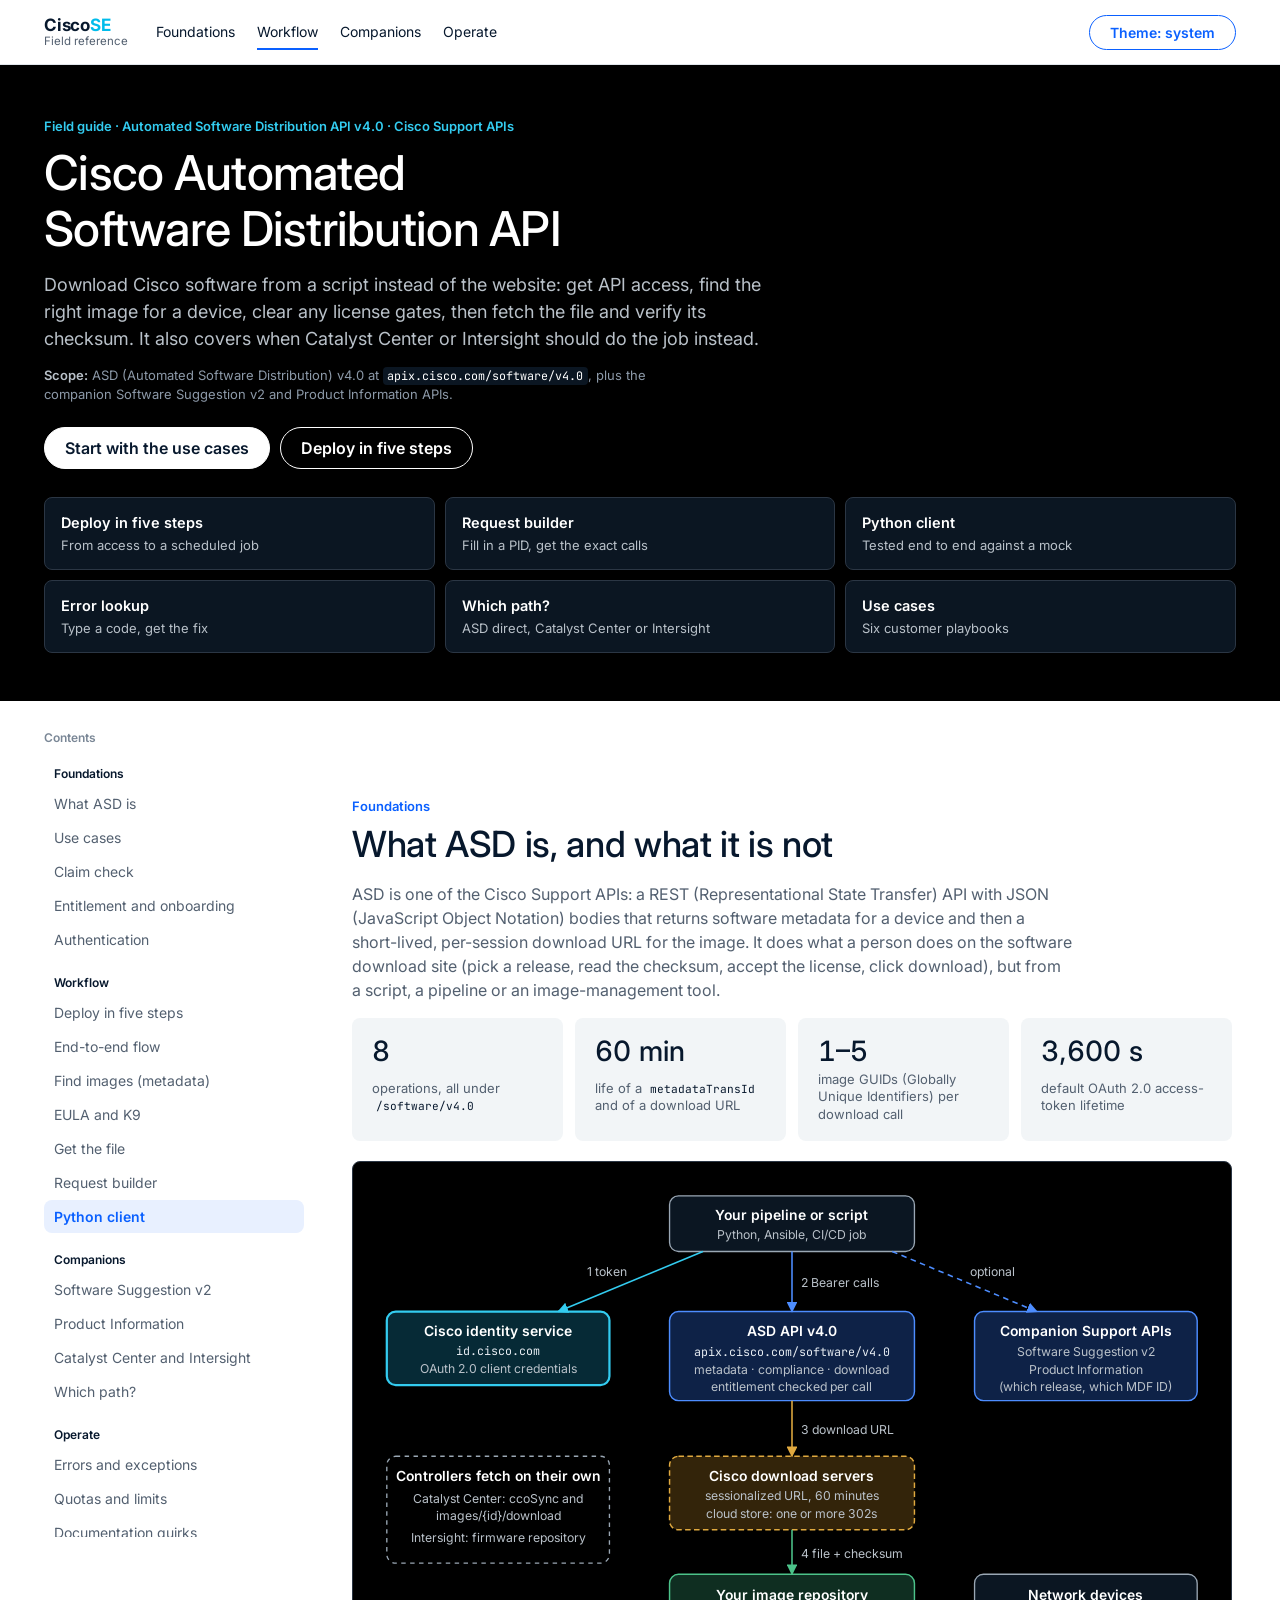
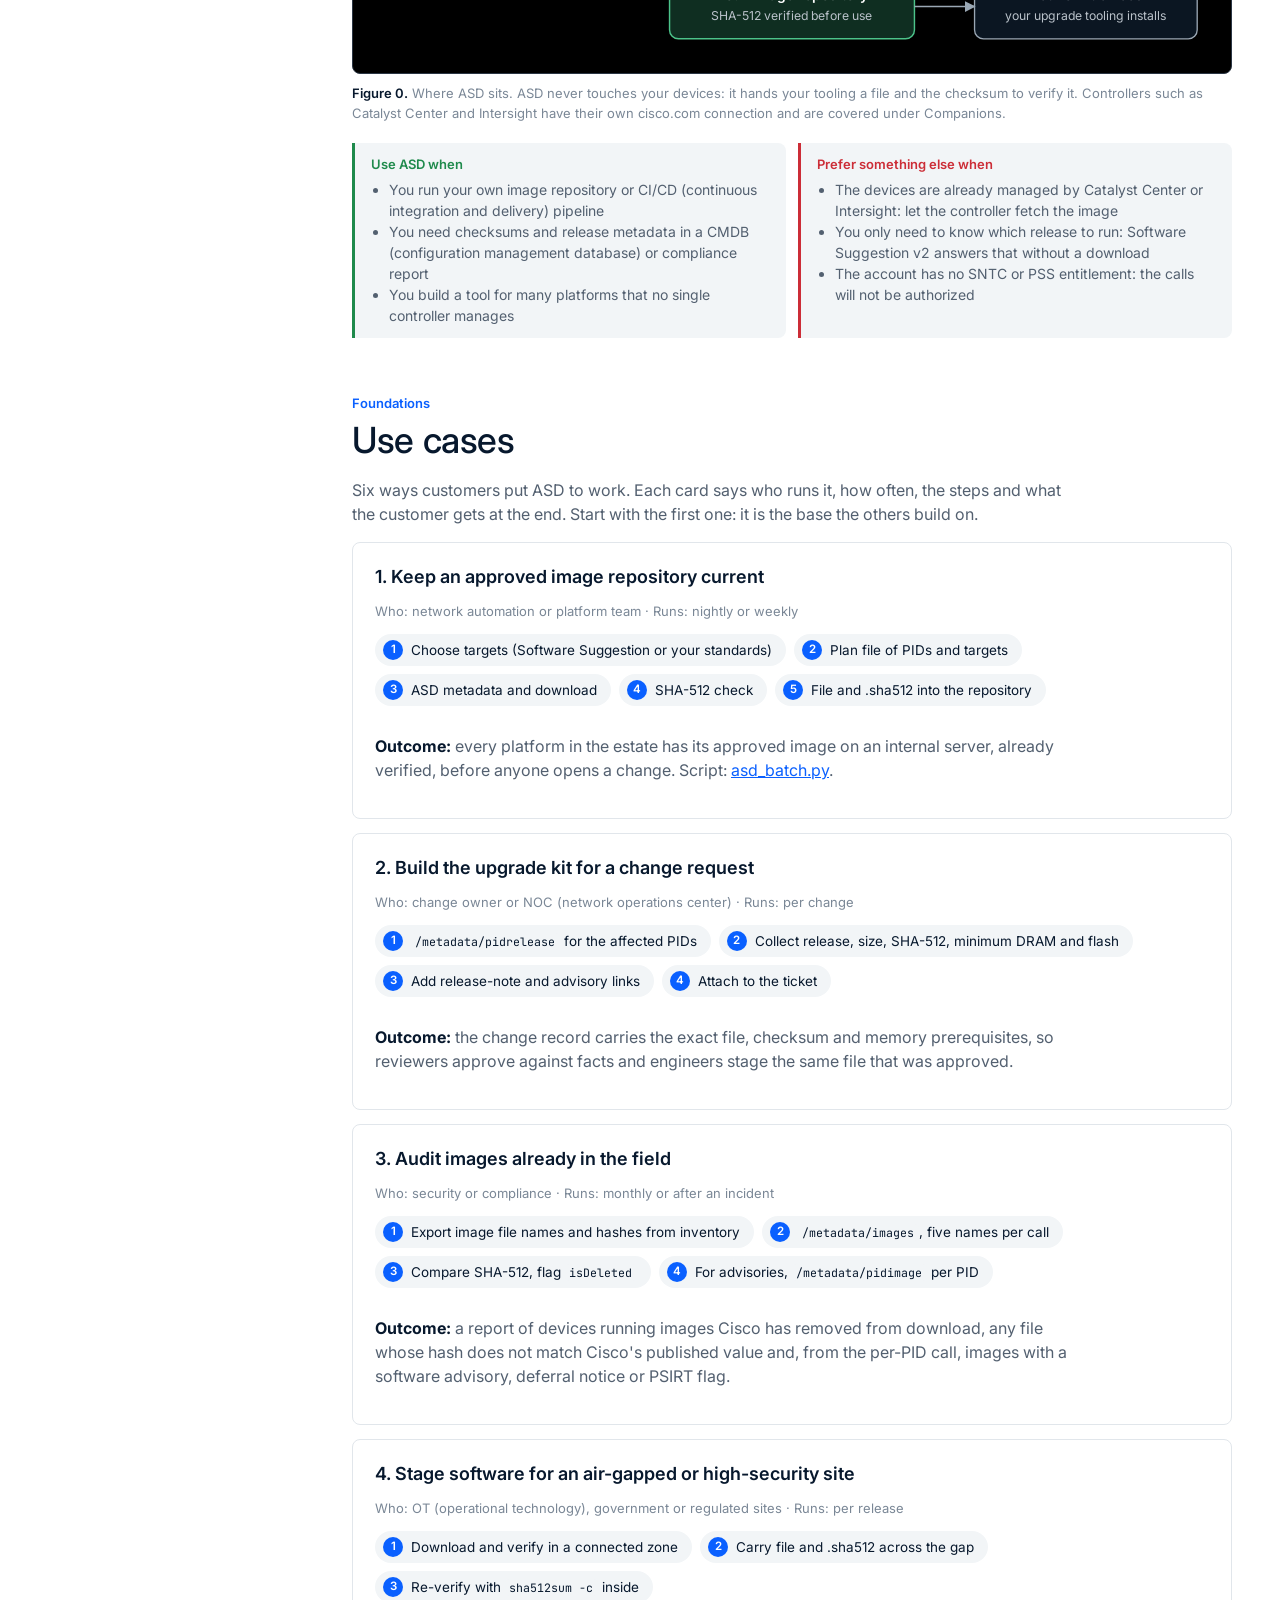
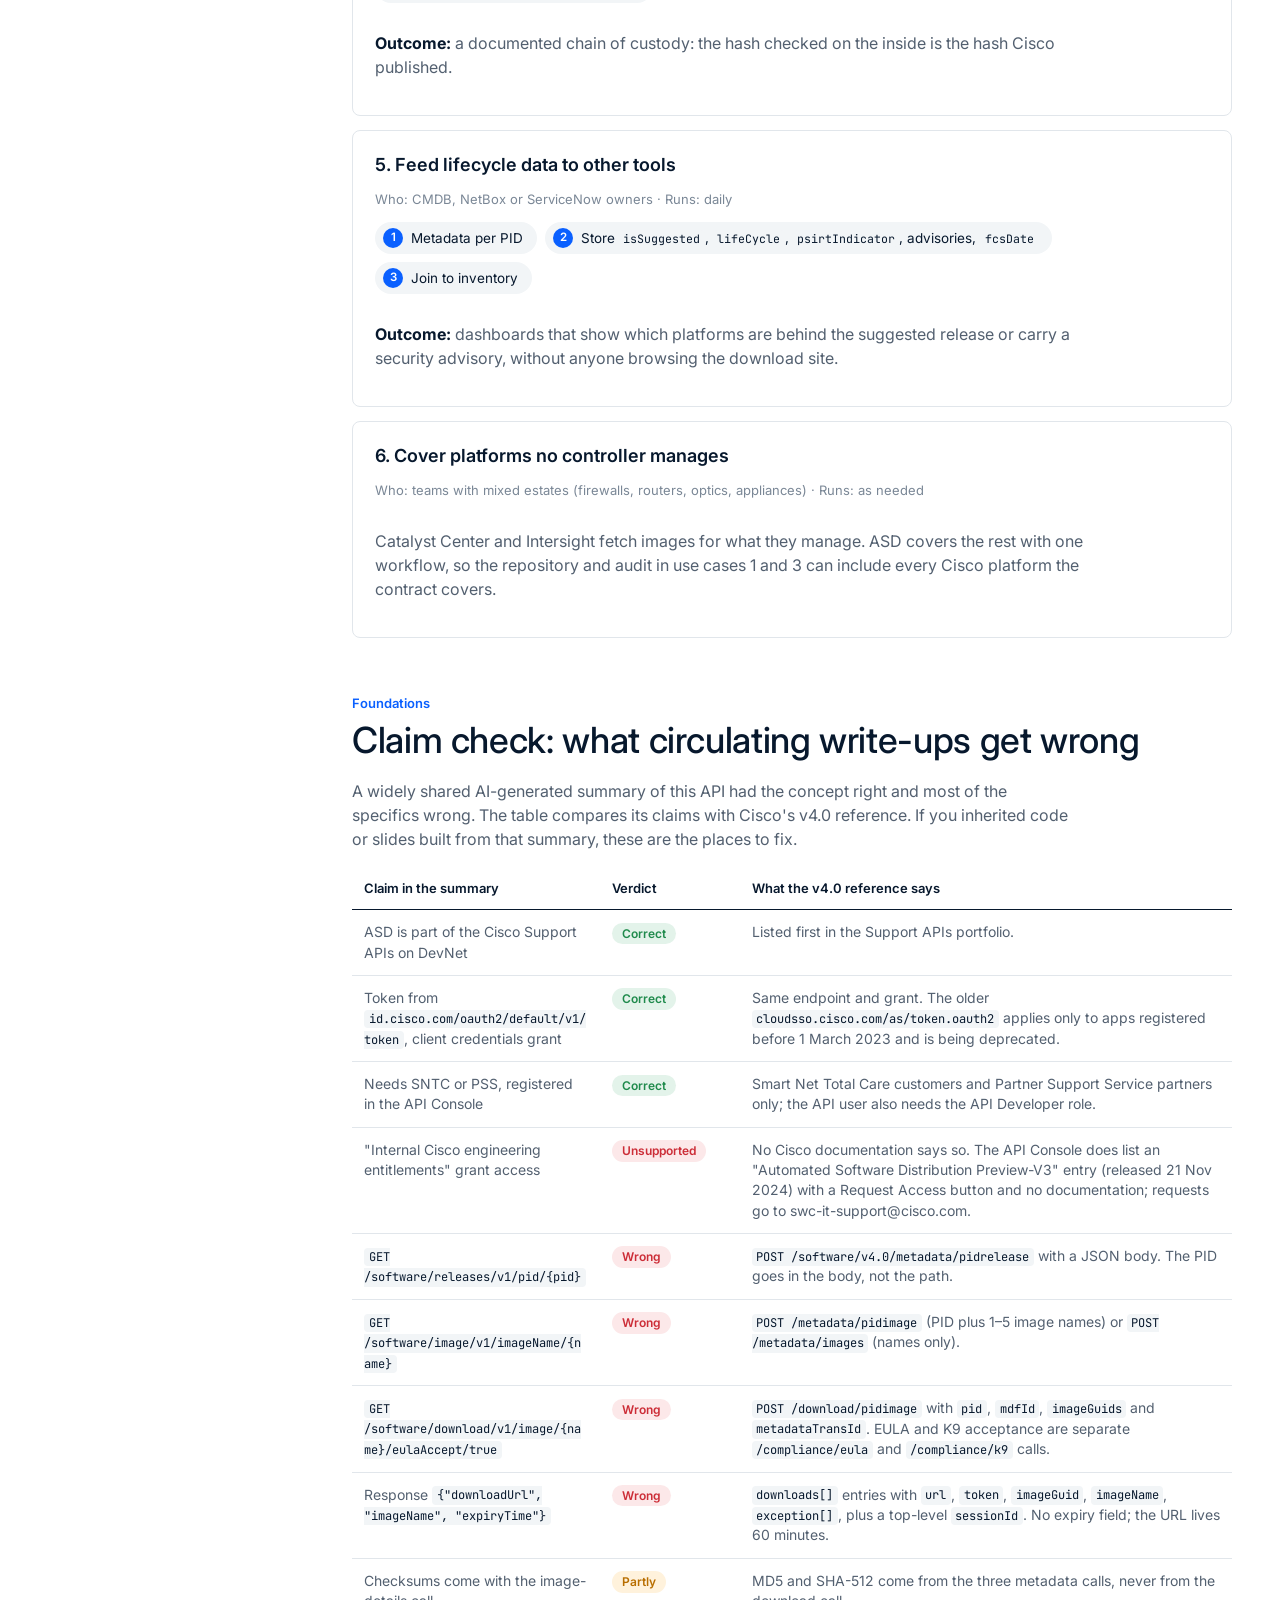
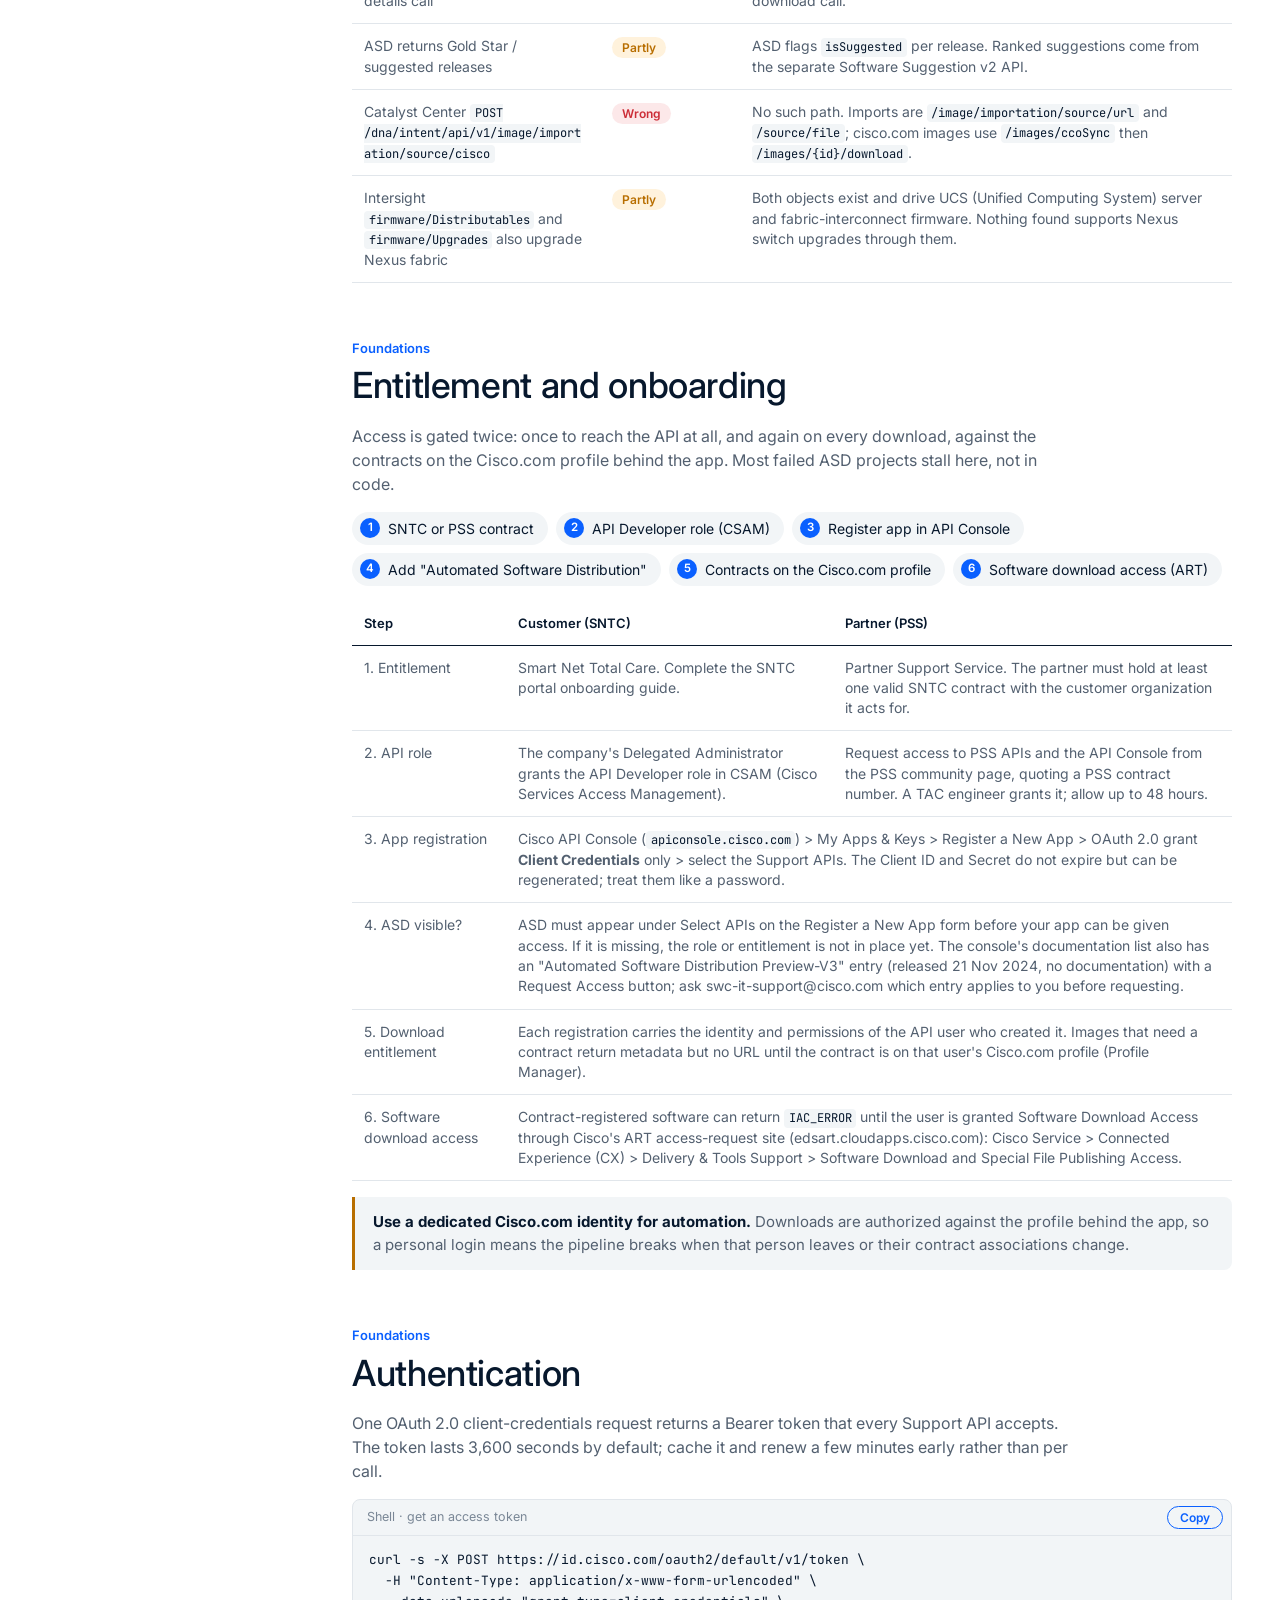
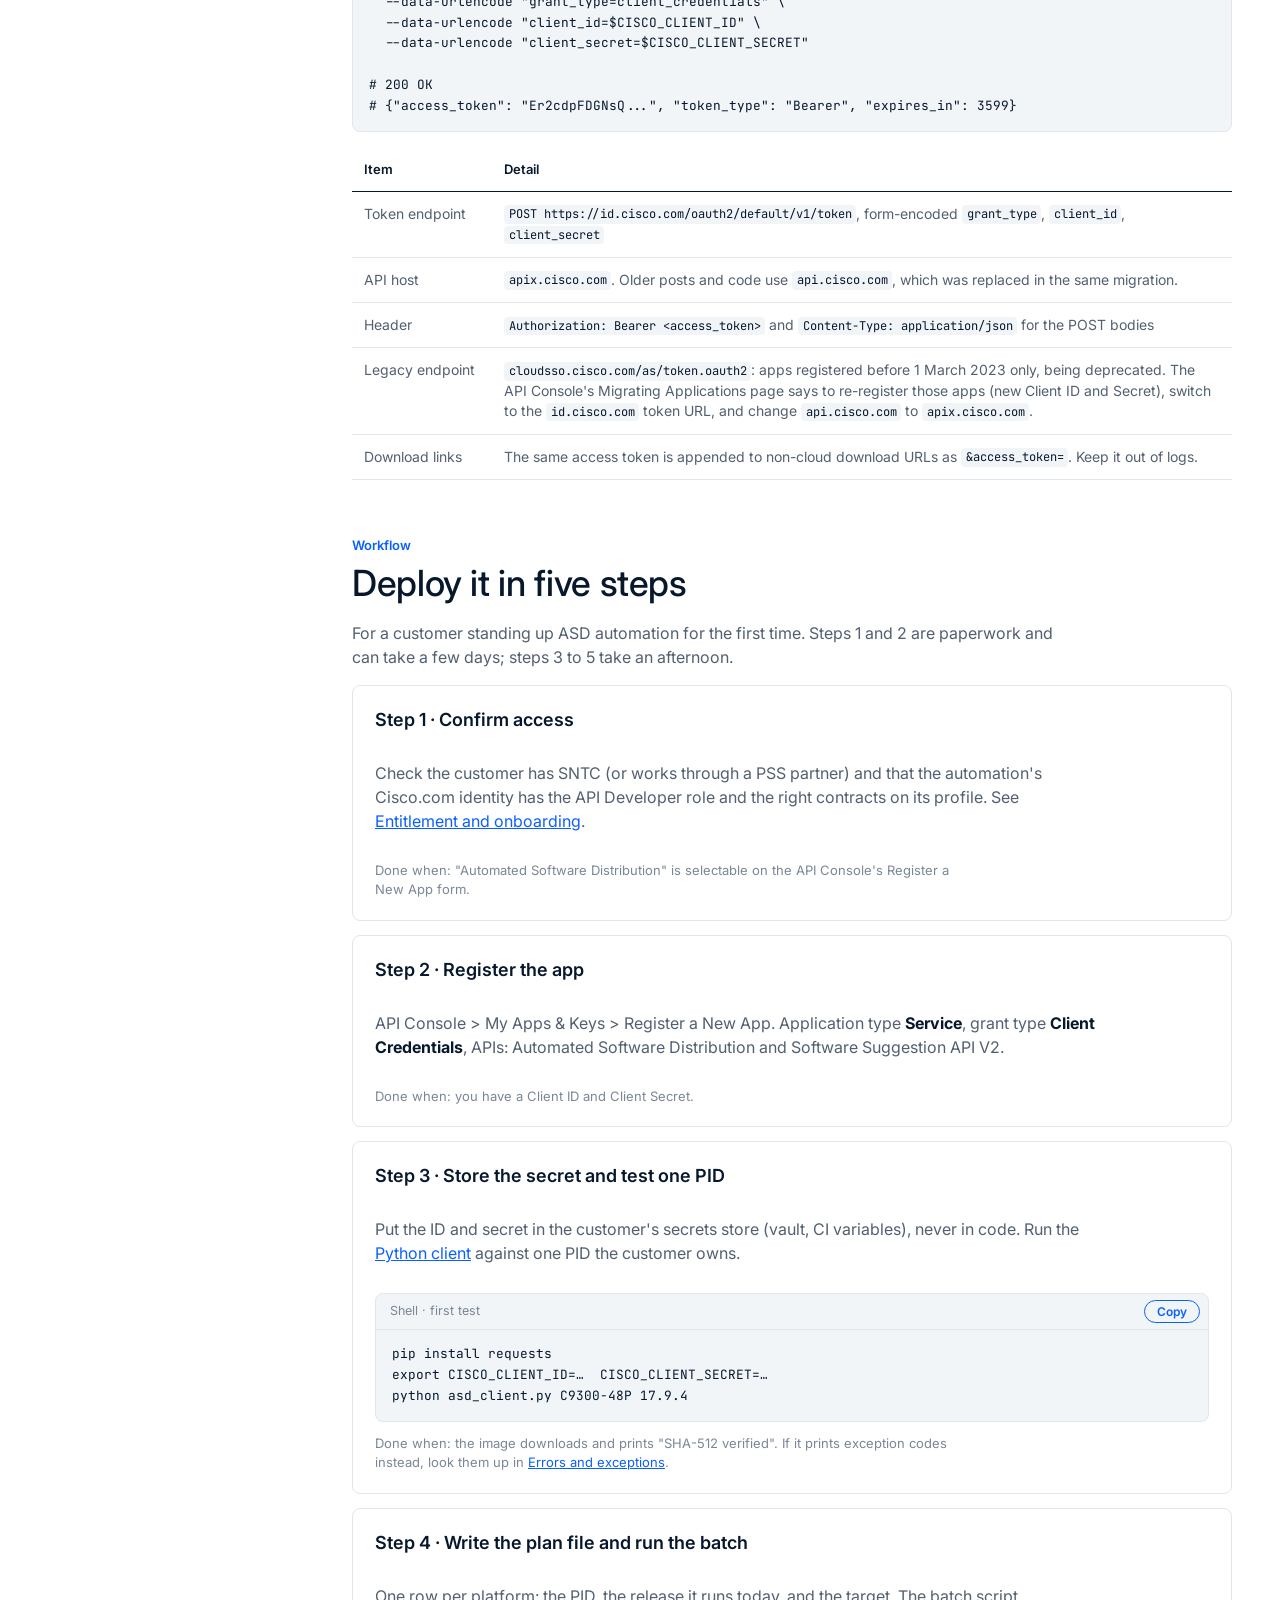
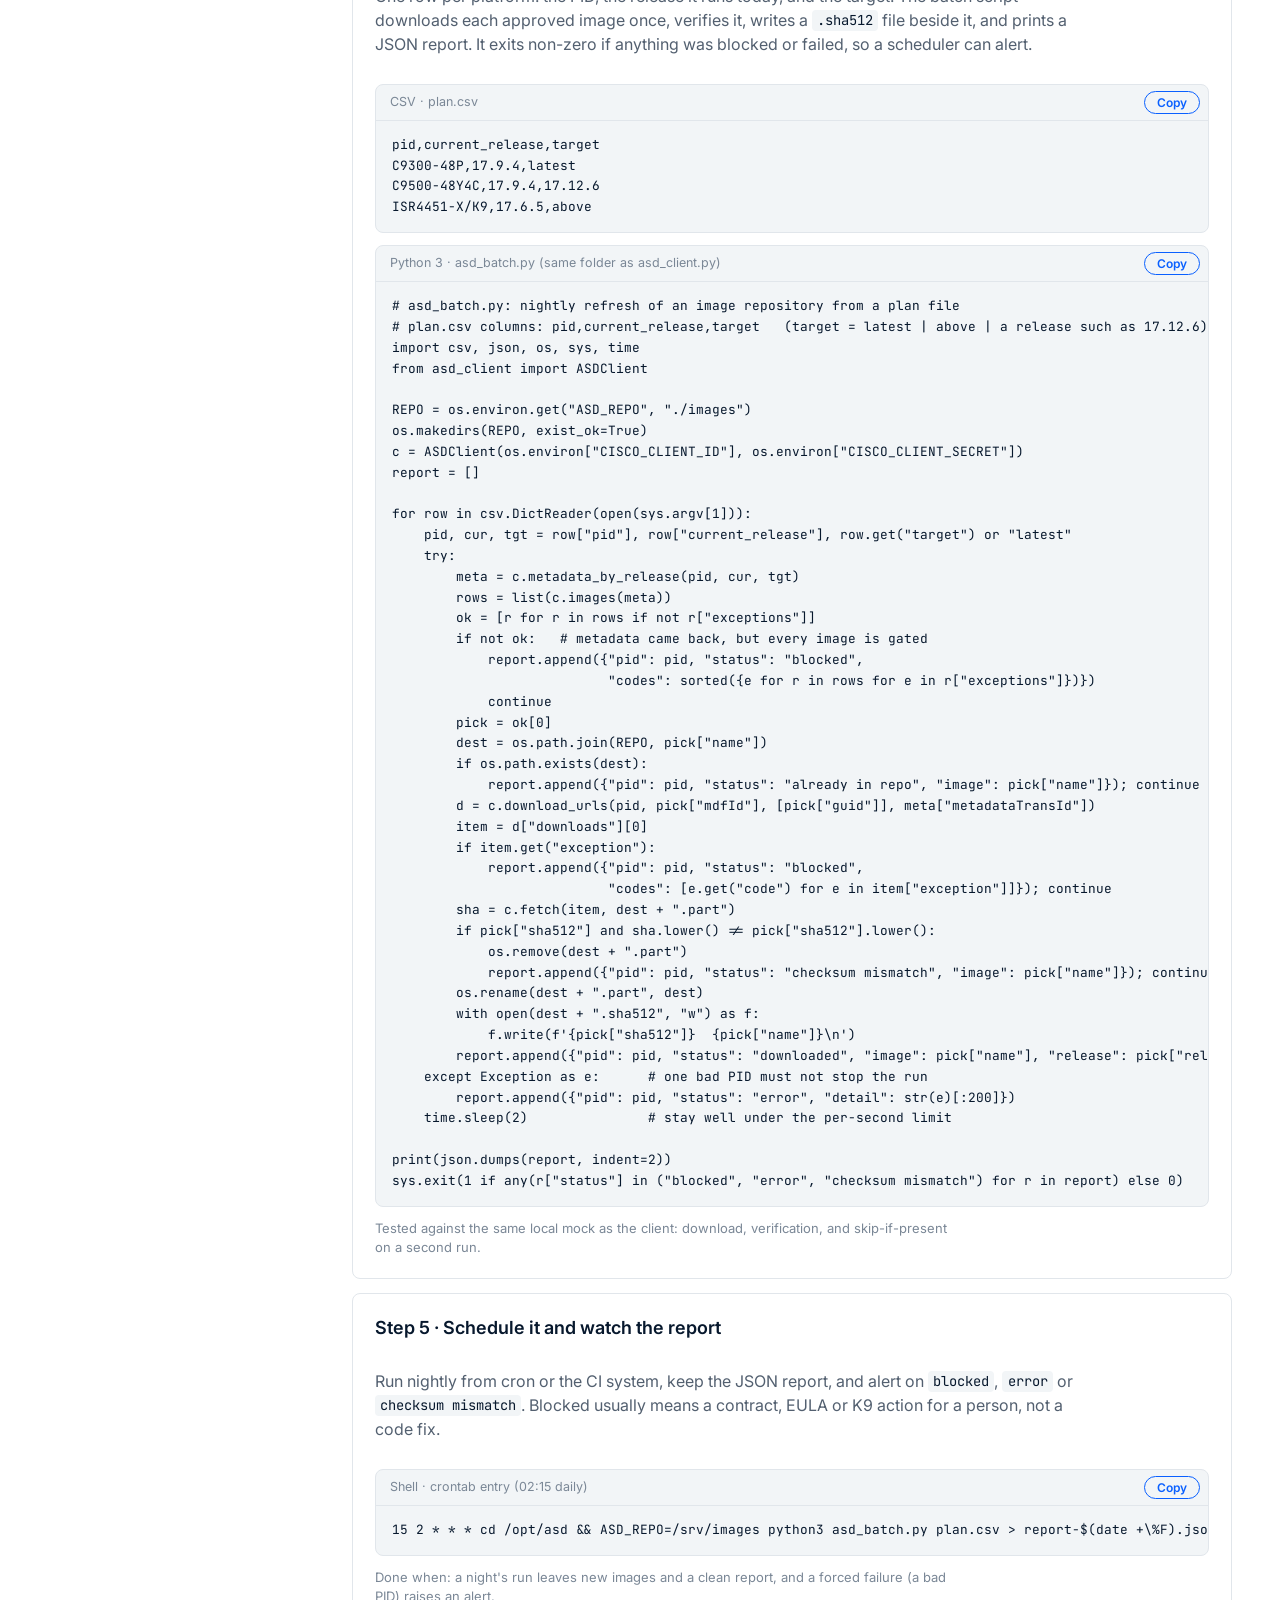
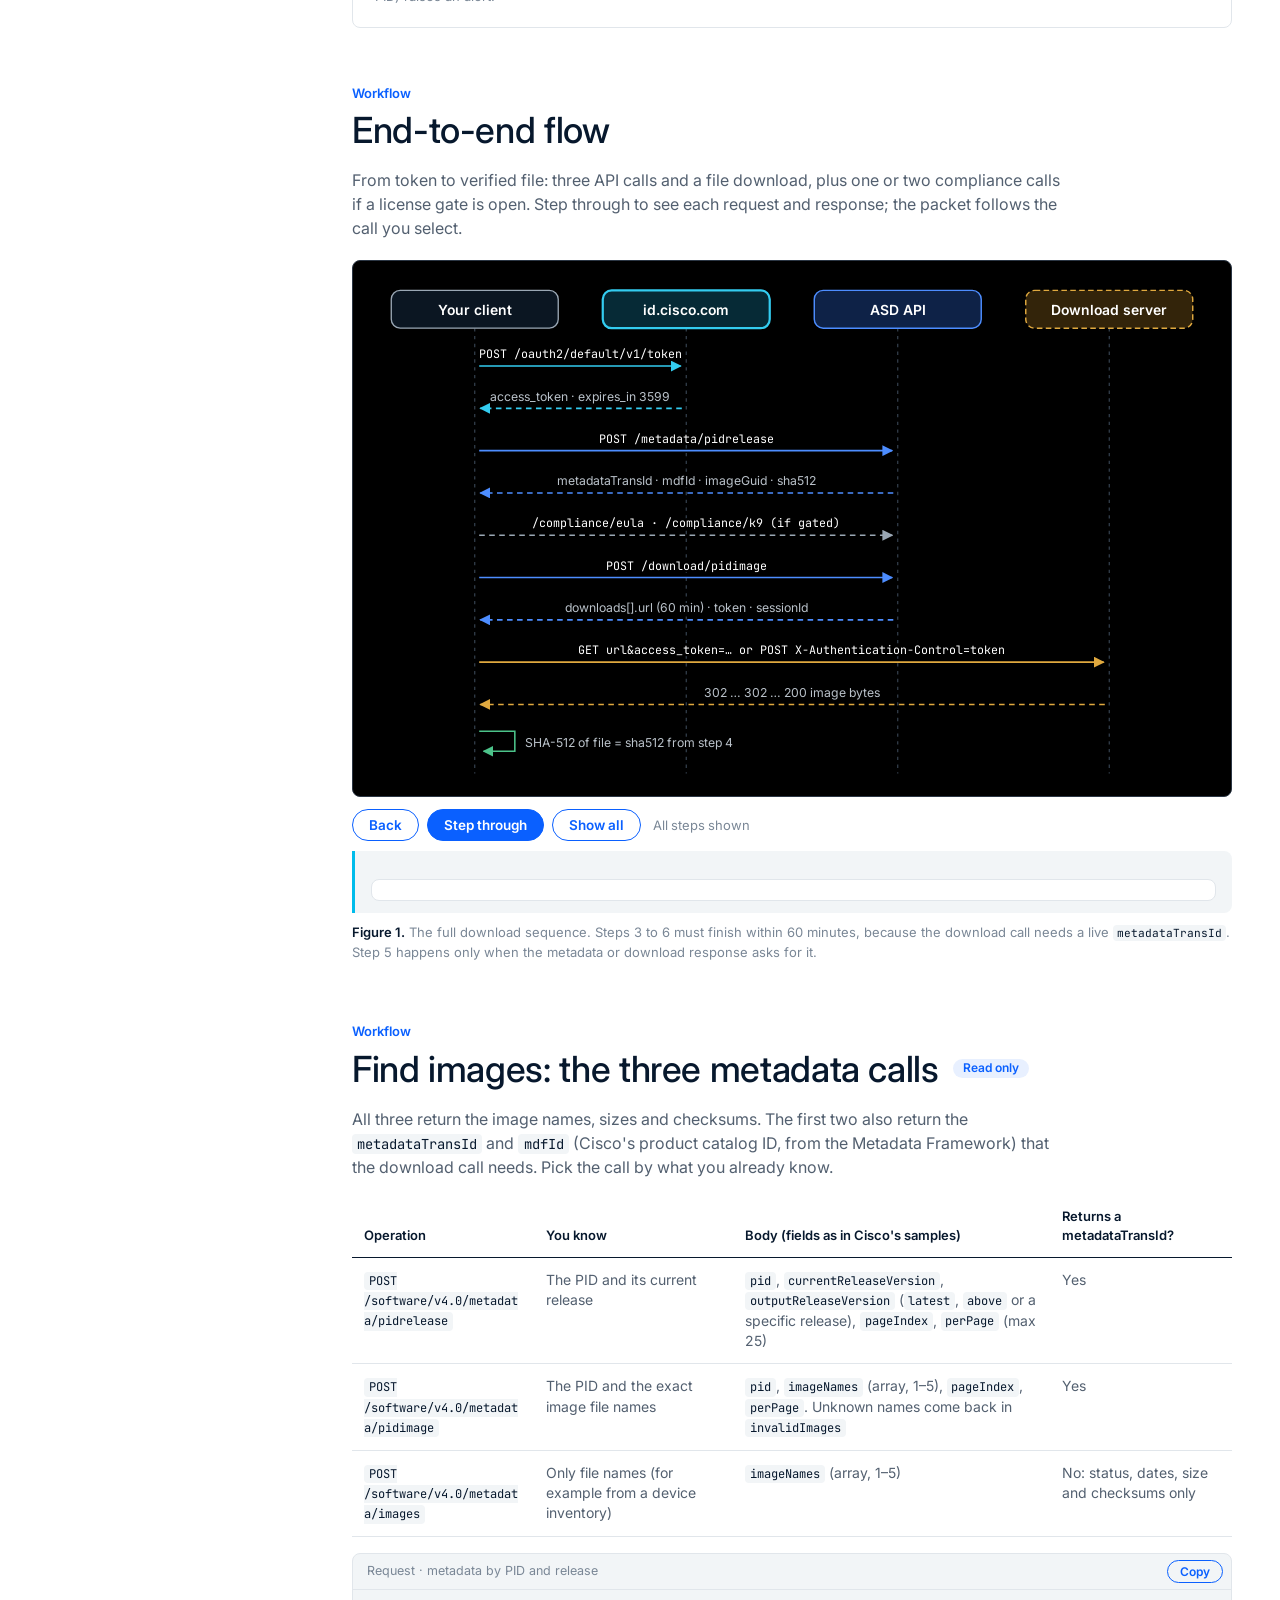
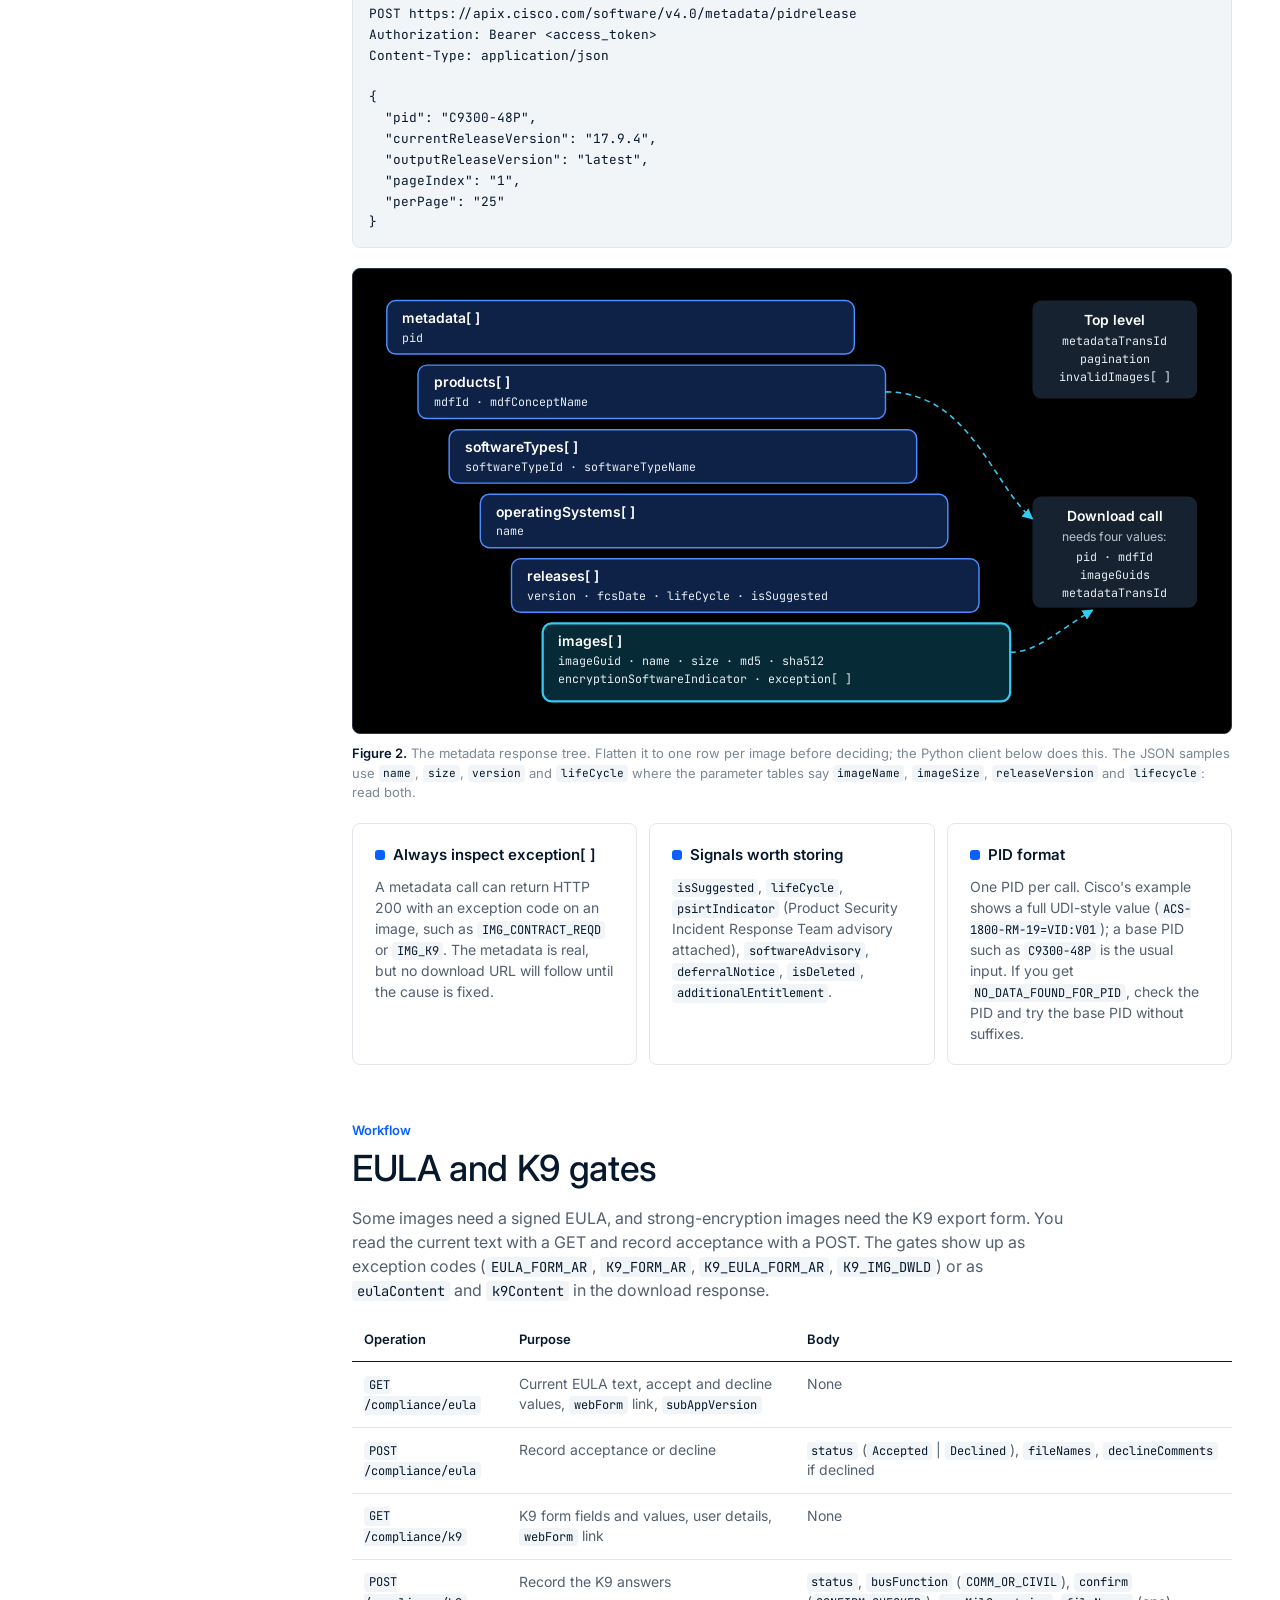
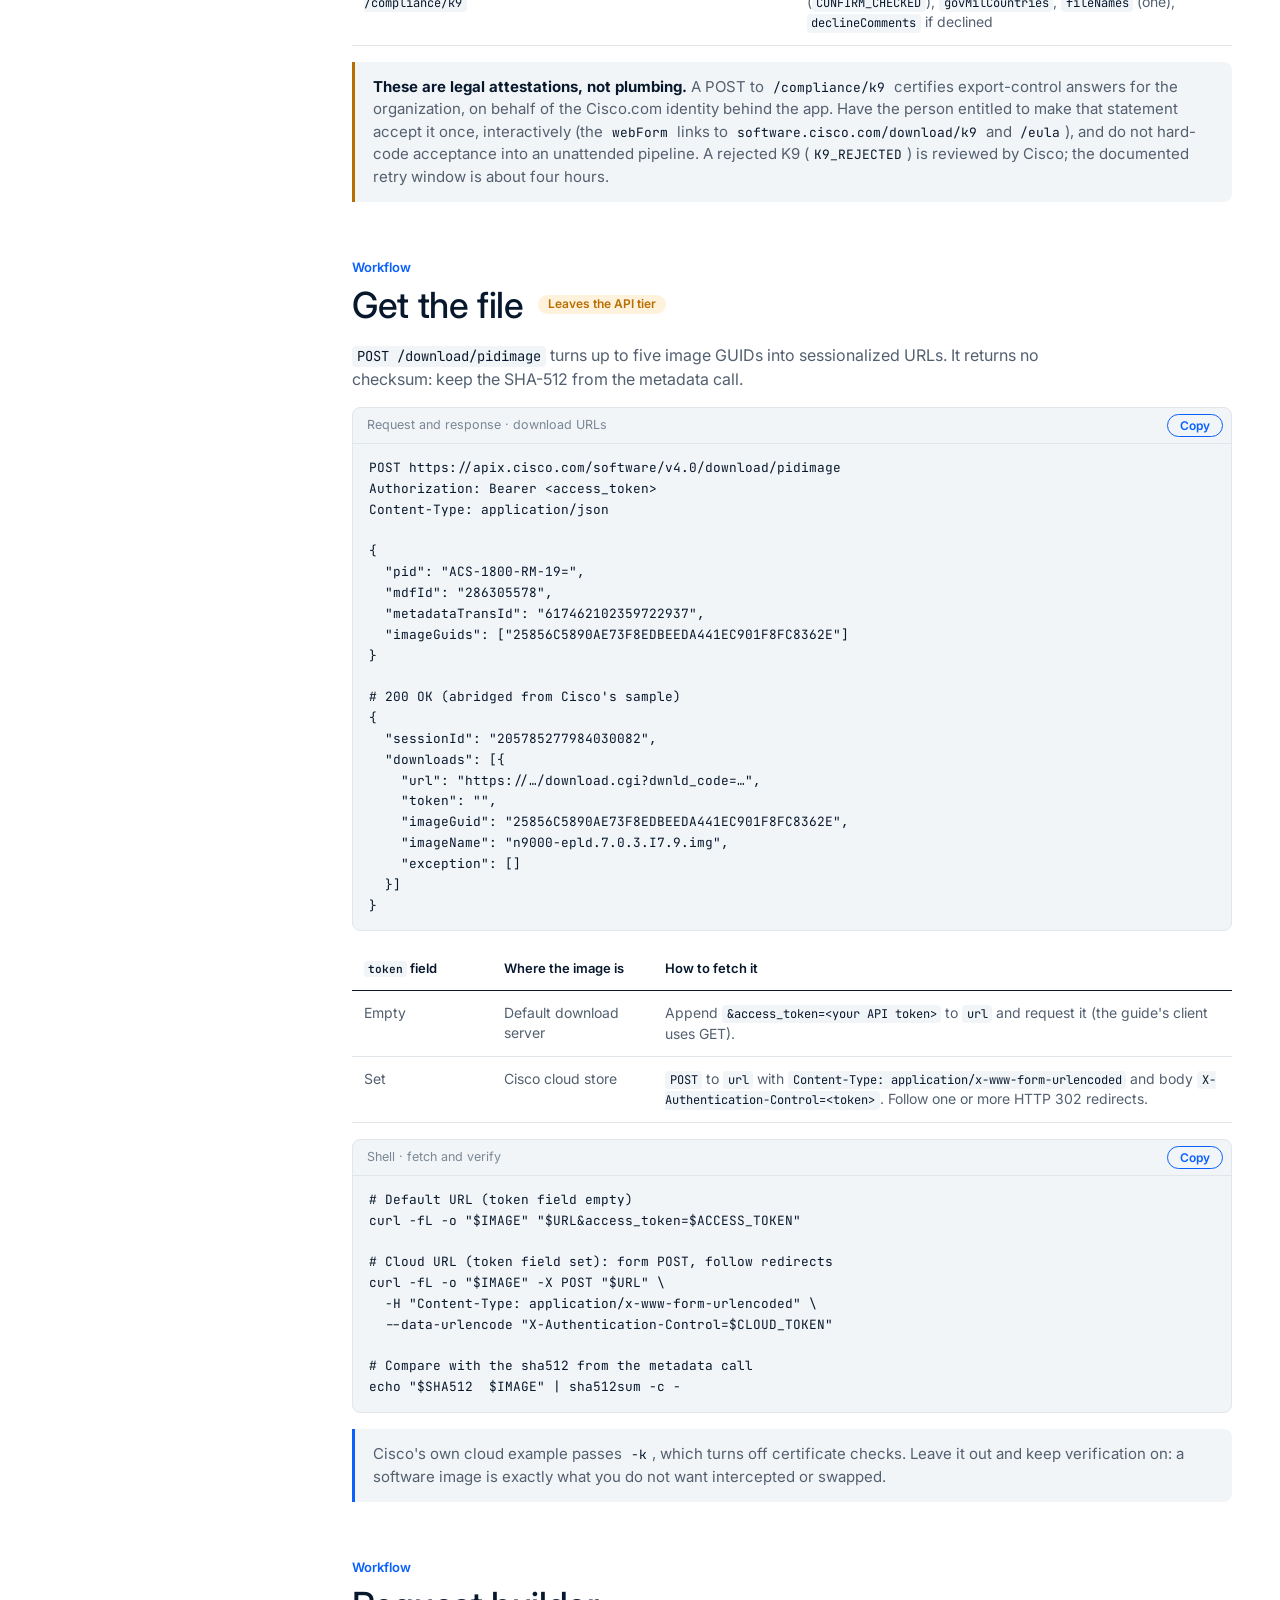
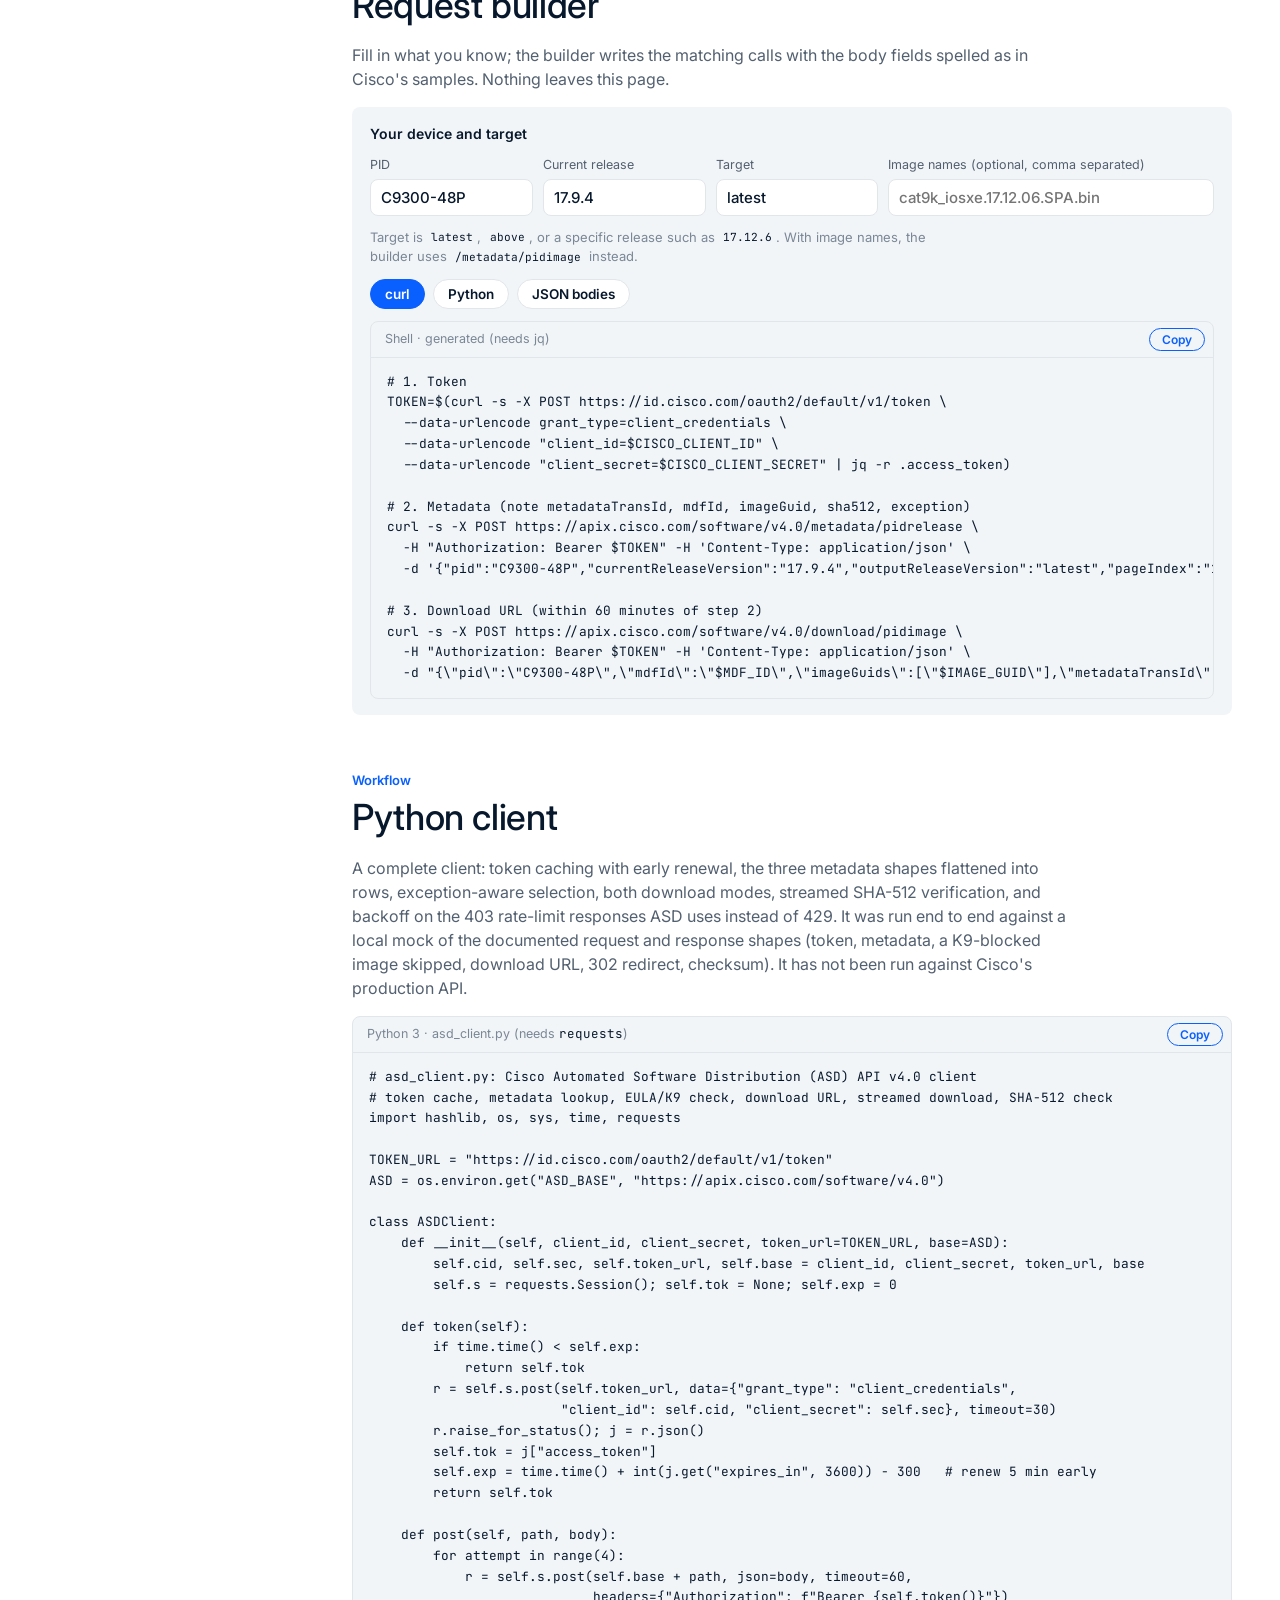
<file: index.html>
<!DOCTYPE html>
<html lang="en"><head>
<meta charset="utf-8">
<meta name="viewport" content="width=device-width,initial-scale=1,viewport-fit=cover">
<title>Cisco Automated Software Distribution API Field Guide</title>
<meta name="description" content="Field guide to the Cisco Automated Software Distribution (ASD) API v4.0: use cases, deployment, entitlement, OAuth, metadata, EULA and K9, download URLs, errors, and companion APIs.">
<link rel="icon" type="image/svg+xml" href="data:image/svg+xml,%3Csvg xmlns=%22http://www.w3.org/2000/svg%22 viewBox=%220 0 64 64%22 width=%2264%22 height=%2264%22%3E%3Crect width=%2264%22 height=%2264%22 rx=%2214%22 fill=%22%2312263A%22/%3E%3Cg stroke=%22%23049FD9%22 stroke-width=%224%22 stroke-linecap=%22round%22%3E%3Cline x1=%2232%22 y1=%2218%22 x2=%2218%22 y2=%2244%22/%3E%3Cline x1=%2232%22 y1=%2218%22 x2=%2246%22 y2=%2244%22/%3E%3Cline x1=%2218%22 y1=%2244%22 x2=%2246%22 y2=%2244%22/%3E%3C/g%3E%3Cg fill=%22%23049FD9%22%3E%3Ccircle cx=%2232%22 cy=%2218%22 r=%227%22/%3E%3Ccircle cx=%2218%22 cy=%2244%22 r=%227%22/%3E%3Ccircle cx=%2246%22 cy=%2244%22 r=%227%22/%3E%3C/g%3E%3C/svg%3E">
<link rel="icon" type="image/png" sizes="32x32" href="favicon.png">
<link rel="preconnect" href="https://fonts.googleapis.com"><link rel="preconnect" href="https://fonts.gstatic.com" crossorigin>
<link rel="stylesheet" href="https://fonts.googleapis.com/css2?family=Inter:wght@400;500;600;700&family=JetBrains+Mono:wght@400;500&display=swap">
<style>/* SE-brand. Layout: sticky header, black promo strip + hero, then a 260px sticky contents sidebar beside one reading column; diagrams sit on black stages in both themes. */
:root {
  --bg:#FFFFFF; --surface:#F2F5F7; --panel:#FFFFFF; --ink:#07182D; --ink-2:#536070; --ink-3:#7A8796;
  --rule:#E1E6EB; --accent:#0A60FF; --accent-soft:#E8F0FF; --cyan:#00BCEB;
  --green:#1F8A4C; --green-soft:#E3F3EA; --amber:#B86E00; --amber-soft:#FFF2DC; --red:#CC2D37; --red-soft:#FCE8E9;
  --sans:'Inter','Noto Sans',system-ui,-apple-system,'Segoe UI',Roboto,sans-serif;
  --mono:'JetBrains Mono',ui-monospace,SFMono-Regular,Menlo,Consolas,monospace;
}
@media (prefers-color-scheme: dark) { :root:not([data-theme="light"]) {
  --bg:#05101C; --surface:#0B1622; --panel:#0B1622; --ink:#FFFFFF; --ink-2:#C9D1DA; --ink-3:#8C99A8;
  --rule:#1E2B3A; --accent:#4D8DFF; --accent-soft:#0E2247; --cyan:#33CCF0;
  --green:#4CC38A; --green-soft:#0F2E21; --amber:#F0AA3C; --amber-soft:#33240A; --red:#F07A80; --red-soft:#3A1418; color-scheme: dark; } }
:root[data-theme="dark"] {
  --bg:#05101C; --surface:#0B1622; --panel:#0B1622; --ink:#FFFFFF; --ink-2:#C9D1DA; --ink-3:#8C99A8;
  --rule:#1E2B3A; --accent:#4D8DFF; --accent-soft:#0E2247; --cyan:#33CCF0;
  --green:#4CC38A; --green-soft:#0F2E21; --amber:#F0AA3C; --amber-soft:#33240A; --red:#F07A80; --red-soft:#3A1418; color-scheme: dark; }

* { box-sizing: border-box; }
html { scroll-behavior: smooth; scroll-padding-top: calc(env(safe-area-inset-top, 0px) + 80px); }
@media (prefers-reduced-motion: reduce) { html { scroll-behavior: auto; } }
body { margin: 0; background: var(--bg); color: var(--ink); font: 16px/1.5 var(--sans); -webkit-font-smoothing: antialiased; }
body::before { content: ""; position: fixed; inset: 0 0 auto; height: env(safe-area-inset-top, 0px); z-index: 30; background: var(--panel); }
a { color: var(--accent); }
a:focus-visible, button:focus-visible, summary:focus-visible { outline: 2px solid var(--accent); outline-offset: 2px; border-radius: 4px; }
.in { max-width: 1240px; margin: 0 auto; padding-left: max(24px, env(safe-area-inset-left, 0px)); padding-right: max(24px, env(safe-area-inset-right, 0px)); }

/* Header */
header.site { position: sticky; top: env(safe-area-inset-top, 0px); z-index: 20; background: var(--panel); border-bottom: 1px solid var(--rule); }
header.site .in { display: flex; align-items: center; gap: 28px; height: 64px; }
.brand { display: flex; flex-direction: column; line-height: 1.15; text-decoration: none; color: var(--ink); flex: none; }
.brand b { font-weight: 700; font-size: 17px; letter-spacing: -.01em; }
.brand b span { color: var(--cyan); }
.brand small { font-size: 11.5px; color: var(--ink-2); }
header.site nav { display: flex; gap: 22px; min-width: 0; }
header.site nav a { color: var(--ink); text-decoration: none; font-size: 14px; padding: 6px 0; border-bottom: 2px solid transparent; white-space: nowrap; }
header.site nav a:hover, header.site nav a[aria-current="true"] { border-bottom-color: var(--accent); }
.pill { margin-left: auto; display: inline-flex; align-items: center; font: 600 14px var(--sans); padding: 8px 20px; border-radius: 48px;
  border: 1px solid var(--accent); color: var(--accent); background: transparent; cursor: pointer; text-decoration: none; flex: none; }
.pill:hover { background: var(--accent-soft); }

/* Black bands */
.strip { background: #000; color: #fff; font-size: 13.5px; text-align: center; padding: 10px 16px; }
.hero { background: #000; color: #fff; padding-block: 52px 48px; }
.hero .eyebrow { color: #33CCF0; }
.hero h1 { font-size: clamp(32px, 4.4vw, 48px); line-height: 1.17; font-weight: 500; letter-spacing: -.015em; margin: 0 0 14px; max-width: 22ch; text-wrap: balance; }
.hero .lead { font-size: 18px; color: #B9C1C9; max-width: 66ch; margin: 0 0 14px; }
.hero .meta { font-size: 13px; color: #8C99A8; max-width: 80ch; margin: 0 0 22px; }
.hero .meta b { color: #B9C1C9; font-weight: 600; }
.hbtns { display: flex; flex-wrap: wrap; gap: 10px; }
.hbtn { display: inline-flex; font: 600 16px var(--sans); padding: 10px 20px; border-radius: 48px; border: 1px solid #fff; background: transparent; color: #fff; text-decoration: none; }
.hbtn.solid { background: #fff; color: #07182D; }
footer.site { background: #000; color: #B9C1C9; font-size: 13px; padding-block: 28px; }
footer.site p { margin: 0 0 8px; max-width: 110ch; color: #B9C1C9; }
footer.site p:last-child { margin-bottom: 0; }
footer.site b { color: #fff; font-weight: 600; }
footer.site .brandline { color: #fff; font-weight: 700; font-size: 15px; }
footer.site .brandline span { color: #33CCF0; }
footer.site a { color: #33CCF0; }

/* Layout */
.layout { max-width: 1240px; margin: 0 auto; display: grid; grid-template-columns: 260px minmax(0, 1fr); gap: 48px;
  padding-left: max(24px, env(safe-area-inset-left, 0px)); padding-right: max(24px, env(safe-area-inset-right, 0px)); }
main { min-width: 0; max-width: 880px; padding-block: 40px 72px; }
.side { position: sticky; top: calc(env(safe-area-inset-top, 0px) + 64px); align-self: start; max-height: calc(100vh - 64px); overflow-y: auto; padding-block: 28px 24px; }
.side summary { font-size: 12px; font-weight: 600; color: var(--ink-3); cursor: pointer; list-style: none; margin-bottom: 4px; }
.side summary::-webkit-details-marker { display: none; }
.nav-part { margin: 18px 0 4px; font-size: 12px; font-weight: 600; color: var(--ink); padding-left: 10px; }
.side ul { list-style: none; margin: 0; padding: 0; display: grid; gap: 1px; }
.side a { display: block; padding: 6px 10px; border-radius: 8px; color: var(--ink-2); text-decoration: none; font-size: 14px; }
.side a:hover { background: var(--surface); color: var(--ink); }
.side a.on { background: var(--accent-soft); color: var(--accent); font-weight: 600; }
.side .legend { margin-top: 22px; border-top: 1px solid var(--rule); padding-top: 14px; display: grid; gap: 8px; font-size: 12.5px; color: var(--ink-2); }
.side .legend div { display: flex; gap: 8px; align-items: center; }
.sw { width: 12px; height: 12px; border-radius: 3px; flex: none; }

/* Content type */
.eyebrow { font-size: 13px; font-weight: 600; color: var(--accent); margin: 0 0 8px; }
section { margin-top: 56px; scroll-margin-top: 80px; display: grid; gap: 16px; }
section > * { margin: 0; min-width: 0; }
section > .eyebrow { margin-bottom: -10px; }
h2 { font-size: clamp(26px, 3vw, 36px); font-weight: 500; letter-spacing: -.01em; line-height: 1.2; text-wrap: balance; }
h3 { font-size: 18px; font-weight: 600; margin-top: 8px; }
h4 { margin: 0 0 4px; font-size: 13px; font-weight: 600; }
p { max-width: 72ch; color: var(--ink-2); }
section li { color: var(--ink-2); }
section li b, p b { color: var(--ink); }
code { font-family: var(--mono); font-size: .86em; background: var(--surface); color: var(--ink); padding: .1em .38em; border-radius: 4px; overflow-wrap: anywhere; }
.note { font-size: 15px; color: var(--ink-2); background: var(--surface); border-left: 3px solid var(--accent); border-radius: 0 8px 8px 0; padding: 14px 18px; max-width: none; }
.note.amber { border-left-color: var(--amber); }

/* Tags */
.bdg { display: inline-block; vertical-align: middle; font-size: 12px; font-weight: 600; padding: 2px 10px; border-radius: 48px; white-space: nowrap; letter-spacing: 0; }
h2 .bdg { margin-left: 6px; position: relative; top: -4px; }
.bdg-read, .bdg-asr { background: var(--accent-soft); color: var(--accent); }
.bdg-dev { background: var(--amber-soft); color: var(--amber); }
.bdg-write { background: var(--green-soft); color: var(--green); }
.legend-row { display: flex; flex-wrap: wrap; gap: 8px; }

/* Stat tiles */
.stats { display: grid; grid-template-columns: repeat(4, minmax(0, 1fr)); gap: 12px; }
.stats div { background: var(--surface); border-radius: 8px; padding: 18px 20px; display: grid; gap: 4px; }
.stats b { font-size: 28px; font-weight: 500; line-height: 1.1; font-variant-numeric: tabular-nums; }
.stats span { font-size: 13px; color: var(--ink-2); line-height: 1.35; }

/* Tables */
.tbl { overflow-x: auto; }
table { border-collapse: collapse; width: 100%; font-size: 14px; line-height: 1.45; }
th { font-weight: 600; font-size: 13px; color: var(--ink); border-bottom: 1px solid var(--ink); text-align: left; padding: 12px; vertical-align: bottom; }
td { color: var(--ink-2); border-bottom: 1px solid var(--rule); padding: 12px; vertical-align: top; min-width: 140px; }
td code { white-space: normal; }

/* Figures: black stage in both themes */
.fig { margin: 4px 0; }
.fig-scroll { overflow-x: auto; background: #000; border: 1px solid #2B3644; border-radius: 8px; padding: 16px; }
.dg { display: block; width: 100%; min-width: 600px; height: auto; }
figcaption { font-size: 13px; color: var(--ink-3); padding-top: 10px; }
figcaption b { color: var(--ink); font-weight: 600; }
.dg text { font-family: var(--sans); fill: #FFFFFF; }
.dg .t { font-size: 12.5px; font-weight: 600; }
.dg .tm { font-size: 12px; font-family: var(--mono); font-weight: 500; }
.dg .s { font-size: 11px; fill: #B9C1C9; }
.dg .sm { font-size: 10.5px; font-family: var(--mono); fill: #E6ECF2; }
.dg .l, .dg .lm { font-size: 11px; fill: #B9C1C9; paint-order: stroke; stroke: #000; stroke-width: 4px; stroke-linejoin: round; }
.dg .lm { font-family: var(--mono); font-size: 10.5px; fill: #FFFFFF; }
.dg .tz { font-size: 11.5px; font-weight: 600; fill: #8C99A8; letter-spacing: .04em; text-transform: uppercase; }
.dg .tl { font-family: var(--mono); font-size: 10.5px; font-weight: 500; }
.b-n { fill: #0B1622; stroke: #9AA7B4; stroke-width: 1.2; }
.b-read, .b-asr { fill: #0E2247; stroke: #4D8DFF; stroke-width: 1.3; }
.b-dev { fill: #33240A; stroke: #E0A93F; stroke-width: 1.3; stroke-dasharray: 5 3; }
.b-write { fill: #0F2E21; stroke: #4CC38A; stroke-width: 1.3; }
.b-acc { fill: #062A36; stroke: #33CCF0; stroke-width: 2; }
.b-bad { fill: #3A1418; stroke: #F07A80; stroke-width: 1.3; }
.b-off { fill: #000; stroke: #9AA7B4; stroke-width: 1.2; stroke-dasharray: 4 4; }
.b-zone { fill: none; stroke: #4A5868; stroke-width: 1.2; stroke-dasharray: 6 5; }
.b-note { fill: #16222F; stroke: none; }
.a-n, .a-read, .a-asr, .a-dev, .a-write, .a-acc, .a-bad { fill: none; stroke-width: 1.4; }
.a-n { stroke: #9AA7B4; } .a-read, .a-asr { stroke: #4D8DFF; } .a-dev { stroke: #E0A93F; }
.a-write { stroke: #4CC38A; } .a-acc { stroke: #33CCF0; } .a-bad { stroke: #F07A80; }
.dsh { stroke-dasharray: 5 4; }
.mk-n { fill: #9AA7B4; } .mk-read, .mk-asr { fill: #4D8DFF; } .mk-dev { fill: #E0A93F; }
.mk-write { fill: #4CC38A; } .mk-acc { fill: #33CCF0; } .mk-bad { fill: #F07A80; }
.life { stroke: #3A4756; stroke-width: 1; stroke-dasharray: 3 4; }
.brk { fill: none; stroke: #6B7886; stroke-width: 1.2; }
.axis { stroke: #9AA7B4; stroke-width: 1.2; }
.lead { stroke: #2B3644; stroke-width: 1; }
.rel237 { fill: #9AA7B4; } .rel3 { fill: #4D8DFF; }
.dg .rel237t { fill: #9AA7B4; } .dg .rel3t { fill: #4D8DFF; }
.today { stroke: #33CCF0; stroke-width: 1.2; stroke-dasharray: 3 3; }
.bar-dep { fill: #33240A; stroke: #E0A93F; stroke-width: 1.2; }
.bar-rem { stroke: #F07A80; stroke-width: 1.4; stroke-dasharray: 2 3; }

/* Cards, step chains, use-when */
.cards { display: grid; grid-template-columns: repeat(3, minmax(0, 1fr)); gap: 12px; }
.card { background: var(--panel); border: 1px solid var(--rule); border-radius: 8px; padding: 20px 22px; font-size: 14px; display: grid; gap: 6px; align-content: start; }
.card h4 { display: flex; align-items: center; gap: 8px; font-size: 15px; color: var(--ink); }
.card h4::before { content: ""; width: 10px; height: 10px; border-radius: 3px; flex: none; }
.card.c-read h4::before { background: var(--accent); } .card.c-asr h4::before { background: var(--accent); } .card.c-write h4::before { background: var(--green); }
.card p { margin: 0; }
.fresh { color: var(--ink-3); font-size: 13px; }
.chain { list-style: none; counter-reset: st; margin: 0; padding: 0; display: flex; flex-wrap: wrap; gap: 8px; }
.chain li { counter-increment: st; position: relative; background: var(--surface); border-radius: 48px; padding: 6px 14px 6px 36px; font-size: 14px; color: var(--ink); min-width: 0; }
.chain li::before { content: counter(st); position: absolute; left: 8px; top: 50%; transform: translateY(-50%); width: 20px; height: 20px; border-radius: 50%;
  background: var(--accent); color: #fff; font-size: 11.5px; font-weight: 600; display: grid; place-items: center; line-height: 1; }
.uw { display: grid; grid-template-columns: 1fr 1fr; gap: 12px; font-size: 14px; }
.uw > div { background: var(--surface); border-left: 3px solid; border-radius: 0 8px 8px 0; padding: 12px 16px; }
.uw ul { margin: 0; padding-left: 18px; }
.uw-y { border-left-color: var(--green) !important; } .uw-y h4 { color: var(--green); }
.uw-n { border-left-color: var(--red) !important; } .uw-n h4 { color: var(--red); }
.pbs { display: grid; gap: 14px; }
.pb { background: var(--panel); border: 1px solid var(--rule); border-radius: 8px; padding: 20px 22px; display: grid; gap: 12px; }
.pb h3 { margin: 0; }
.pb-o { margin: 0; font-size: 13px; color: var(--ink-3); }

/* Code */
.code { border: 1px solid var(--rule); border-radius: 8px; overflow: hidden; background: var(--surface); }
.code-h { display: flex; justify-content: space-between; align-items: center; gap: 12px; padding: 6px 8px 6px 14px; font-size: 12.5px; color: var(--ink-3); border-bottom: 1px solid var(--rule); }
.copy { font: 600 12px var(--sans); color: var(--accent); background: transparent; border: 1px solid var(--accent); border-radius: 48px; padding: 3px 12px; cursor: pointer; }
.copy:hover { background: var(--accent-soft); }
.code pre { margin: 0; padding: 14px 16px; overflow-x: auto; font-size: 12.8px; line-height: 1.55; color: var(--ink); }
.code code { background: none; padding: 0; font-size: inherit; overflow-wrap: normal; }

.rules { margin: 0; padding-left: 22px; display: grid; gap: 8px; max-width: 72ch; }
.src { margin: 0; padding-left: 20px; display: grid; gap: 4px; font-size: 14px; }

@media (max-width: 1000px) { header.site nav { display: none; } }
@media (max-width: 960px) {
  .layout { grid-template-columns: minmax(0, 1fr); gap: 0; }
  .side { position: static; max-height: none; padding-block: 16px 0; }
  .side details { border: 1px solid var(--rule); border-radius: 8px; padding: 10px 12px; }
  .side .legend { display: none; }
  main { padding-block: 16px 56px; }
}
@media (max-width: 760px) {
  .in, .layout { padding-left: max(16px, env(safe-area-inset-left, 0px)); padding-right: max(16px, env(safe-area-inset-right, 0px)); }
  .stats { grid-template-columns: 1fr 1fr; }
  .cards, .uw { grid-template-columns: minmax(0, 1fr); }
  .hero { padding-block: 36px 32px; }
  .pill { padding: 7px 14px; font-size: 13px; }
  td { min-width: 120px; }
}
.intro { display: grid; gap: 14px; }

/* Interactive controls */
.dg [data-k], .dg .st { transition: opacity .18s ease; }
.dg .dim { opacity: .16; }
.dg .st { cursor: pointer; }
.dg .st.cur .l, .dg .st.cur .lm { fill: #33CCF0; }
.dg .st.cur path { stroke-width: 2.2; }
.dg .hit { fill: transparent; stroke: none; }
@media (prefers-reduced-motion: reduce) { .dg [data-k], .dg .st { transition: none; } }
.stepbar { display: flex; flex-wrap: wrap; align-items: center; gap: 8px; padding-top: 12px; }
.sbtn { font: 600 13.5px var(--sans); padding: 7px 16px; border-radius: 48px; border: 1px solid var(--accent); color: var(--accent); background: transparent; cursor: pointer; }
.sbtn:hover { background: var(--accent-soft); }
.sbtn.solid { background: var(--accent); color: #fff; }
.sbtn.solid:hover { background: var(--accent); filter: brightness(1.08); }
.scount { font-size: 13px; color: var(--ink-3); margin-left: 4px; font-variant-numeric: tabular-nums; }
.steppanel { margin-top: 10px; background: var(--surface); border-left: 3px solid var(--cyan); border-radius: 0 8px 8px 0; padding: 12px 16px; display: grid; gap: 6px; }
.steppanel p { margin: 0; max-width: none; }
.sp-t { font-weight: 600; color: var(--ink) !important; }
.sp-d { font-size: 14.5px; }
.sp-c, .to-c { margin: 4px 0 0; background: var(--panel); border: 1px solid var(--rule); border-radius: 8px; padding: 10px 12px; overflow-x: auto; font-size: 12.5px; line-height: 1.5; }
.sp-c code, .to-c code { background: none; padding: 0; font-size: inherit; overflow-wrap: normal; white-space: pre; }
.tool { background: var(--surface); border-radius: 8px; padding: 16px 18px; display: grid; gap: 12px; }
.tool.slim { padding: 12px 16px; gap: 8px; }
.tool-h { margin: 0; font-size: 14px; font-weight: 600; color: var(--ink) !important; }
.tool-note { margin: 0; font-size: 13px; color: var(--ink-3) !important; }
.chips { display: flex; flex-wrap: wrap; gap: 8px; }
.chip { font: 600 13.5px var(--sans); padding: 6px 14px; border-radius: 48px; border: 1px solid var(--rule); background: var(--panel); color: var(--ink); cursor: pointer; }
.chip:hover { border-color: var(--accent); color: var(--accent); }
.chip[aria-pressed="true"] { background: var(--accent); border-color: var(--accent); color: #fff; }
.chip.ghost { background: transparent; color: var(--ink-2); justify-self: start; }
.chip.mono { font-family: var(--mono); font-weight: 500; font-size: 12.5px; }
.tool-out { display: grid; gap: 6px; }
.tool-out p { margin: 0; max-width: none; }
.ct-q { margin: 0; font-size: 15px; color: var(--ink) !important; font-weight: 500; }
.ct-t { font-weight: 600; color: var(--ink) !important; display: flex; flex-wrap: wrap; gap: 8px; align-items: center; }
.fields { display: grid; grid-template-columns: repeat(4, minmax(0, 1fr)); gap: 10px; }
.fields label { display: grid; gap: 4px; font-size: 12.5px; color: var(--ink-2); }
.tool input { font: 500 15px var(--sans); color: var(--ink); background: var(--panel); border: 1px solid var(--rule); border-radius: 8px; padding: 8px 10px; width: 100%; min-width: 0; }
.tool input:focus { outline: 2px solid var(--accent); outline-offset: 0; border-color: var(--accent); }
#dep-in { font-family: var(--mono); font-size: 14px; }
.dep-v { font-weight: 600; }
.dep-v.warn { color: var(--amber) !important; }
.dep-v.ok { color: var(--green) !important; }
.tool dl { margin: 0; display: grid; grid-template-columns: max-content minmax(0, 1fr); gap: 4px 14px; font-size: 14px; }
.tool dt { color: var(--ink-3); }
.tool dd { margin: 0; color: var(--ink); overflow-wrap: anywhere; }
.sr { position: absolute; width: 1px; height: 1px; overflow: hidden; clip: rect(0 0 0 0); white-space: nowrap; }
tr[hidden] { display: none; }
@media (max-width: 760px) { .fields { grid-template-columns: 1fr 1fr; } .tool dl { grid-template-columns: minmax(0, 1fr); } }

/* Animated flows and live simulation */
.dg .pk { stroke: #000; stroke-width: 1.5; }
.pk-n { fill: #FFFFFF; } .pk-read, .pk-asr { fill: #4D8DFF; } .pk-dev { fill: #E0A93F; }
.pk-write { fill: #4CC38A; } .pk-acc { fill: #33CCF0; } .pk-bad { fill: #F07A80; }
.dg path.pulse { stroke-width: 2.6; transition: stroke-width .2s; }
.dg .route { fill: none; stroke: #2B3644; stroke-width: 1.2; stroke-dasharray: 3 4; }
.meter-track { fill: #16222F; } .meter-fill { fill: #4D8DFF; transition: width .15s linear; } .meter-fill.over { fill: #F07A80; }
.meter-limit { stroke: #F07A80; stroke-width: 1.5; stroke-dasharray: 2 2; }
#sim-gw { transition: fill .2s; } #sim-gw.hot { fill: #3A1418; stroke: #F07A80; }
.animbar, .simbar { display: flex; flex-wrap: wrap; align-items: center; gap: 8px; padding-bottom: 10px; }
.ainfo { font-size: 13px; color: var(--ink-3); font-variant-numeric: tabular-nums; }
.sbtn.warn { border-color: var(--red); color: var(--red); }
.sbtn.warn:hover { background: var(--red-soft); }
.simspd { display: inline-flex; align-items: center; gap: 8px; font-size: 13px; color: var(--ink-2); }
.simspd input { width: 110px; accent-color: var(--accent); }
.simspd span { font-variant-numeric: tabular-nums; min-width: 4.5em; }
.simclk { margin-left: auto; font: 500 13px var(--mono); color: var(--ink); background: var(--surface); border-radius: 48px; padding: 6px 12px; }
.simlog-w { padding-top: 10px; display: grid; gap: 8px; }
.simlegend { display: flex; flex-wrap: wrap; gap: 6px 16px; font-size: 12.5px; color: var(--ink-3); }
.simlegend i { display: inline-block; width: 9px; height: 9px; border-radius: 50%; margin-right: 6px; vertical-align: 0; }
.simlegend .pk-dev { background: #E0A93F; } .simlegend .pk-read { background: #4D8DFF; } .simlegend .pk-write { background: #4CC38A; }
.simlegend .pk-acc { background: #33CCF0; } .simlegend .pk-bad { background: #F07A80; }
.simlog { list-style: none; margin: 0; padding: 10px 14px; background: var(--surface); border-radius: 8px; display: grid; gap: 4px; font-size: 13px; color: var(--ink-2); min-height: 9.5em; }
.simlog li { border-left: 3px solid var(--rule); padding-left: 8px; overflow-wrap: anywhere; }
.simlog li b { font: 500 12px var(--mono); color: var(--ink-3); margin-right: 4px; }
.simlog li.read { border-color: var(--accent); } .simlog li.write { border-color: var(--green); } .simlog li.dev { border-color: var(--amber); }
.simlog li.acc { border-color: var(--cyan); } .simlog li.bad { border-color: var(--red); color: var(--ink); }

/* Hero quick links and figure index */
.tiles { display: grid; grid-template-columns: repeat(3, minmax(0, 1fr)); gap: 10px; margin-top: 28px; }
.tiles a { display: grid; gap: 2px; text-decoration: none; background: #0B1622; border: 1px solid #2B3644; border-radius: 8px; padding: 14px 16px; color: #fff; }
.tiles a:hover { border-color: #33CCF0; }
.tiles b { font-size: 14.5px; font-weight: 600; } .tiles span { font-size: 13px; color: #B9C1C9; }
.figidx { list-style: none; margin: 0; padding: 0; display: grid; gap: 6px; }
.figidx a { display: grid; grid-template-columns: 6.5em minmax(0, 1fr) auto; gap: 12px; align-items: baseline; text-decoration: none; padding: 10px 14px; background: var(--surface); border-radius: 8px; color: var(--ink); }
.figidx a:hover { outline: 1px solid var(--accent); }
.fi-n { font: 500 12.5px var(--mono); color: var(--accent); } .fi-t { font-weight: 500; } .fi-s { font-size: 13px; color: var(--ink-3); }
@media (max-width: 760px) { .tiles { grid-template-columns: minmax(0, 1fr) minmax(0, 1fr); } .figidx a { grid-template-columns: minmax(0, 1fr); gap: 2px; } .simclk { margin-left: 0; } }
@media (max-width: 420px) { .tiles { grid-template-columns: minmax(0, 1fr); } }
@media print { .animbar, .simbar, .stepbar { display: none; } }
</style>

<style>
#rb .fields { grid-template-columns: 1fr 1fr 1fr 2fr; }
#err-q { font-family: var(--mono); }
.hero code { font-size: .9em; }
.pb .chain li { font-size: 13.5px; }
@media (max-width: 760px) { #rb .fields { grid-template-columns: 1fr 1fr; } }
</style>
</head><body>
<header class="site"><div class="in">
<a class="brand" href="#top"><b>Cisco<span>SE</span></b><small>Field reference</small></a>
<nav aria-label="Guide parts"><a href="#overview" data-part="Foundations">Foundations</a><a href="#quickstart" data-part="Workflow">Workflow</a><a href="#suggestion" data-part="Companions">Companions</a><a href="#errors" data-part="Operate">Operate</a></nav>
<button type="button" class="pill" id="theme-toggle">Theme: system</button>
</div></header>
<div class="hero" id="top"><div class="in">
  <p class="eyebrow">Field guide · Automated Software Distribution API v4.0 · Cisco Support APIs</p>
  <h1>Cisco Automated Software Distribution API</h1>
  <p class="lead">Download Cisco software from a script instead of the website: get API access, find the right image for a device, clear any license gates, then fetch the file and verify its checksum. It also covers when Catalyst Center or Intersight should do the job instead.</p>
  <p class="meta"><b>Scope:</b> ASD (Automated Software Distribution) v4.0 at <code style="background:#0B1622;color:#fff">apix.cisco.com/software/v4.0</code>, plus the companion Software Suggestion v2 and Product Information APIs.</p>
  <div class="hbtns"><a class="hbtn solid" href="#usecases">Start with the use cases</a><a class="hbtn" href="#quickstart">Deploy in five steps</a></div>
  <nav class="tiles" aria-label="Quick links">
    <a href="#quickstart"><b>Deploy in five steps</b><span>From access to a scheduled job</span></a>
    <a href="#builder"><b>Request builder</b><span>Fill in a PID, get the exact calls</span></a>
    <a href="#client"><b>Python client</b><span>Tested end to end against a mock</span></a>
    <a href="#errors"><b>Error lookup</b><span>Type a code, get the fix</span></a>
    <a href="#choose"><b>Which path?</b><span>ASD direct, Catalyst Center or Intersight</span></a>
    <a href="#usecases"><b>Use cases</b><span>Six customer playbooks</span></a>
  </nav>
</div></div>
<div class="layout">
<aside class="side" aria-label="Sections"><details open><summary>Contents</summary>
<p class="nav-part">Foundations</p><ul><li><a href="#overview" data-part="Foundations">What ASD is</a></li><li><a href="#usecases" data-part="Foundations">Use cases</a></li><li><a href="#claimcheck" data-part="Foundations">Claim check</a></li><li><a href="#access" data-part="Foundations">Entitlement and onboarding</a></li><li><a href="#auth" data-part="Foundations">Authentication</a></li></ul>
<p class="nav-part">Workflow</p><ul><li><a href="#quickstart" data-part="Workflow">Deploy in five steps</a></li><li><a href="#flow" data-part="Workflow">End-to-end flow</a></li><li><a href="#metadata" data-part="Workflow">Find images (metadata)</a></li><li><a href="#compliance" data-part="Workflow">EULA and K9</a></li><li><a href="#download" data-part="Workflow">Get the file</a></li><li><a href="#builder" data-part="Workflow">Request builder</a></li><li><a href="#client" data-part="Workflow">Python client</a></li></ul>
<p class="nav-part">Companions</p><ul><li><a href="#suggestion" data-part="Companions">Software Suggestion v2</a></li><li><a href="#productinfo" data-part="Companions">Product Information</a></li><li><a href="#controllers" data-part="Companions">Catalyst Center and Intersight</a></li><li><a href="#choose" data-part="Companions">Which path?</a></li></ul>
<p class="nav-part">Operate</p><ul><li><a href="#errors" data-part="Operate">Errors and exceptions</a></li><li><a href="#limits" data-part="Operate">Quotas and limits</a></li><li><a href="#quirks" data-part="Operate">Documentation quirks</a></li><li><a href="#checklist" data-part="Operate">Guidance checklist</a></li><li><a href="#figures" data-part="Operate">Figure index</a></li><li><a href="#sources" data-part="Operate">Sources</a></li></ul></details>
<div class="legend"><div><span class="sw" style="background:var(--accent)"></span>Metadata call (read only)</div><div><span class="sw" style="background:var(--amber)"></span>Leaves Cisco's API tier (download servers)</div><div><span class="sw" style="background:var(--green)"></span>Lands in your environment</div></div></aside>
<main>

<section id="overview"><p class="eyebrow">Foundations</p><h2>What ASD is, and what it is not</h2>
<p>ASD is one of the Cisco Support APIs: a REST (Representational State Transfer) API with JSON (JavaScript Object Notation) bodies that returns software metadata for a device and then a short-lived, per-session download URL for the image. It does what a person does on the software download site (pick a release, read the checksum, accept the license, click download), but from a script, a pipeline or an image-management tool.</p>
<div class="stats">
  <div><b>8</b><span>operations, all under <code>/software/v4.0</code></span></div>
  <div><b>60 min</b><span>life of a <code>metadataTransId</code> and of a download URL</span></div>
  <div><b>1–5</b><span>image GUIDs (Globally Unique Identifiers) per download call</span></div>
  <div><b>3,600 s</b><span>default OAuth 2.0 access-token lifetime</span></div>
</div>
<figure class="fig" id="fig-0"><div class="fig-scroll"><svg viewBox="0 0 760 430" role="img" aria-label="Where ASD sits: your pipeline gets a token from id.cisco.com, calls ASD on apix.cisco.com, downloads from Cisco download servers into your repository" class="dg"><defs>
<marker id="f0-n" viewBox="0 0 10 10" refX="9" refY="5" markerWidth="7" markerHeight="7" orient="auto-start-reverse"><path d="M0 0L10 5L0 10z" class="mk-n"/></marker>
<marker id="f0-read" viewBox="0 0 10 10" refX="9" refY="5" markerWidth="7" markerHeight="7" orient="auto-start-reverse"><path d="M0 0L10 5L0 10z" class="mk-read"/></marker>
<marker id="f0-dev" viewBox="0 0 10 10" refX="9" refY="5" markerWidth="7" markerHeight="7" orient="auto-start-reverse"><path d="M0 0L10 5L0 10z" class="mk-dev"/></marker>
<marker id="f0-write" viewBox="0 0 10 10" refX="9" refY="5" markerWidth="7" markerHeight="7" orient="auto-start-reverse"><path d="M0 0L10 5L0 10z" class="mk-write"/></marker>
<marker id="f0-acc" viewBox="0 0 10 10" refX="9" refY="5" markerWidth="7" markerHeight="7" orient="auto-start-reverse"><path d="M0 0L10 5L0 10z" class="mk-acc"/></marker></defs>
<rect x="270" y="16" width="220" height="50" rx="8" class="b-n"/><text x="380" y="38" text-anchor="middle" class="t">Your pipeline or script</text><text x="380" y="55" text-anchor="middle" class="s">Python, Ansible, CI/CD job</text>
<rect x="16" y="120" width="200" height="66" rx="8" class="b-acc"/><text x="116" y="142" text-anchor="middle" class="t">Cisco identity service</text><text x="116" y="159" text-anchor="middle" class="sm">id.cisco.com</text><text x="116" y="175" text-anchor="middle" class="s">OAuth 2.0 client credentials</text>
<rect x="270" y="120" width="220" height="80" rx="8" class="b-read"/><text x="380" y="142" text-anchor="middle" class="t">ASD API v4.0</text><text x="380" y="160" text-anchor="middle" class="sm">apix.cisco.com/software/v4.0</text><text x="380" y="176" text-anchor="middle" class="s">metadata · compliance · download</text><text x="380" y="191" text-anchor="middle" class="s">entitlement checked per call</text>
<rect x="544" y="120" width="200" height="80" rx="8" class="b-read"/><text x="644" y="142" text-anchor="middle" class="t">Companion Support APIs</text><text x="644" y="160" text-anchor="middle" class="s">Software Suggestion v2</text><text x="644" y="176" text-anchor="middle" class="s">Product Information</text><text x="644" y="191" text-anchor="middle" class="s">(which release, which MDF ID)</text>
<rect x="270" y="250" width="220" height="66" rx="8" class="b-dev"/><text x="380" y="272" text-anchor="middle" class="t">Cisco download servers</text><text x="380" y="289" text-anchor="middle" class="s">sessionalized URL, 60 minutes</text><text x="380" y="305" text-anchor="middle" class="s">cloud store: one or more 302s</text>
<rect x="270" y="356" width="220" height="58" rx="8" class="b-write"/><text x="380" y="379" text-anchor="middle" class="t">Your image repository</text><text x="380" y="397" text-anchor="middle" class="s">SHA-512 verified before use</text>
<rect x="544" y="356" width="200" height="58" rx="8" class="b-n"/><text x="644" y="379" text-anchor="middle" class="t">Network devices</text><text x="644" y="397" text-anchor="middle" class="s">your upgrade tooling installs</text>
<rect x="16" y="250" width="200" height="96" rx="8" class="b-off"/><text x="116" y="272" text-anchor="middle" class="t">Controllers fetch on their own</text><text x="116" y="292" text-anchor="middle" class="s">Catalyst Center: ccoSync and</text><text x="116" y="307" text-anchor="middle" class="s">images/{id}/download</text><text x="116" y="327" text-anchor="middle" class="s">Intersight: firmware repository</text>
<path d="M300 66 L170 120" class="a-acc" marker-end="url(#f0-acc)"/><text x="214" y="88" text-anchor="middle" class="l">1 token</text>
<path d="M380 66 V120" class="a-read" marker-end="url(#f0-read)"/><text x="388" y="98" class="l">2 Bearer calls</text>
<path d="M470 66 L600 120" class="a-read dsh" marker-end="url(#f0-read)"/><text x="560" y="88" text-anchor="middle" class="l">optional</text>
<path d="M380 200 V250" class="a-dev" marker-end="url(#f0-dev)"/><text x="388" y="230" class="l">3 download URL</text>
<path d="M380 316 V356" class="a-write" marker-end="url(#f0-write)"/><text x="388" y="341" class="l">4 file + checksum</text>
<path d="M490 385 H544" class="a-n" marker-end="url(#f0-n)"/>
</svg></div><figcaption><b>Figure 0.</b> Where ASD sits. ASD never touches your devices: it hands your tooling a file and the checksum to verify it. Controllers such as Catalyst Center and Intersight have their own cisco.com connection and are covered under Companions.</figcaption></figure>
<div class="uw"><div class="uw-y"><h4>Use ASD when</h4><ul><li>You run your own image repository or CI/CD (continuous integration and delivery) pipeline</li><li>You need checksums and release metadata in a CMDB (configuration management database) or compliance report</li><li>You build a tool for many platforms that no single controller manages</li></ul></div><div class="uw-n"><h4>Prefer something else when</h4><ul><li>The devices are already managed by Catalyst Center or Intersight: let the controller fetch the image</li><li>You only need to know which release to run: Software Suggestion v2 answers that without a download</li><li>The account has no SNTC or PSS entitlement: the calls will not be authorized</li></ul></div></div>
</section>

<section id="usecases"><p class="eyebrow">Foundations</p><h2>Use cases</h2>
<p>Six ways customers put ASD to work. Each card says who runs it, how often, the steps and what the customer gets at the end. Start with the first one: it is the base the others build on.</p>
<div class="pbs">
<div class="pb"><h3>1. Keep an approved image repository current</h3><p class="pb-o">Who: network automation or platform team · Runs: nightly or weekly</p>
<ol class="chain"><li>Choose targets (Software Suggestion or your standards)</li><li>Plan file of PIDs and targets</li><li>ASD metadata and download</li><li>SHA-512 check</li><li>File and .sha512 into the repository</li></ol>
<p><b>Outcome:</b> every platform in the estate has its approved image on an internal server, already verified, before anyone opens a change. Script: <a href="#quickstart">asd_batch.py</a>.</p></div>
<div class="pb"><h3>2. Build the upgrade kit for a change request</h3><p class="pb-o">Who: change owner or NOC (network operations center) · Runs: per change</p>
<ol class="chain"><li><code>/metadata/pidrelease</code> for the affected PIDs</li><li>Collect release, size, SHA-512, minimum DRAM and flash</li><li>Add release-note and advisory links</li><li>Attach to the ticket</li></ol>
<p><b>Outcome:</b> the change record carries the exact file, checksum and memory prerequisites, so reviewers approve against facts and engineers stage the same file that was approved.</p></div>
<div class="pb"><h3>3. Audit images already in the field</h3><p class="pb-o">Who: security or compliance · Runs: monthly or after an incident</p>
<ol class="chain"><li>Export image file names and hashes from inventory</li><li><code>/metadata/images</code>, five names per call</li><li>Compare SHA-512, flag <code>isDeleted</code></li><li>For advisories, <code>/metadata/pidimage</code> per PID</li></ol>
<p><b>Outcome:</b> a report of devices running images Cisco has removed from download, any file whose hash does not match Cisco's published value and, from the per-PID call, images with a software advisory, deferral notice or PSIRT flag.</p></div>
<div class="pb"><h3>4. Stage software for an air-gapped or high-security site</h3><p class="pb-o">Who: OT (operational technology), government or regulated sites · Runs: per release</p>
<ol class="chain"><li>Download and verify in a connected zone</li><li>Carry file and .sha512 across the gap</li><li>Re-verify with <code>sha512sum -c</code> inside</li></ol>
<p><b>Outcome:</b> a documented chain of custody: the hash checked on the inside is the hash Cisco published.</p></div>
<div class="pb"><h3>5. Feed lifecycle data to other tools</h3><p class="pb-o">Who: CMDB, NetBox or ServiceNow owners · Runs: daily</p>
<ol class="chain"><li>Metadata per PID</li><li>Store <code>isSuggested</code>, <code>lifeCycle</code>, <code>psirtIndicator</code>, advisories, <code>fcsDate</code></li><li>Join to inventory</li></ol>
<p><b>Outcome:</b> dashboards that show which platforms are behind the suggested release or carry a security advisory, without anyone browsing the download site.</p></div>
<div class="pb"><h3>6. Cover platforms no controller manages</h3><p class="pb-o">Who: teams with mixed estates (firewalls, routers, optics, appliances) · Runs: as needed</p>
<p>Catalyst Center and Intersight fetch images for what they manage. ASD covers the rest with one workflow, so the repository and audit in use cases 1 and 3 can include every Cisco platform the contract covers.</p></div>
</div>
</section>
<section id="claimcheck"><p class="eyebrow">Foundations</p><h2>Claim check: what circulating write-ups get wrong</h2>
<p>A widely shared AI-generated summary of this API had the concept right and most of the specifics wrong. The table compares its claims with Cisco's v4.0 reference. If you inherited code or slides built from that summary, these are the places to fix.</p>
<div class="tbl"><table><thead><tr><th>Claim in the summary</th><th>Verdict</th><th>What the v4.0 reference says</th></tr></thead><tbody>
<tr><td>ASD is part of the Cisco Support APIs on DevNet</td><td><span class="bdg bdg-write">Correct</span></td><td>Listed first in the Support APIs portfolio.</td></tr>
<tr><td>Token from <code>id.cisco.com/oauth2/default/v1/token</code>, client credentials grant</td><td><span class="bdg bdg-write">Correct</span></td><td>Same endpoint and grant. The older <code>cloudsso.cisco.com/as/token.oauth2</code> applies only to apps registered before 1 March 2023 and is being deprecated.</td></tr>
<tr><td>Needs SNTC or PSS, registered in the API Console</td><td><span class="bdg bdg-write">Correct</span></td><td>Smart Net Total Care customers and Partner Support Service partners only; the API user also needs the API Developer role.</td></tr>
<tr><td>"Internal Cisco engineering entitlements" grant access</td><td><span class="bdg" style="background:var(--red-soft);color:var(--red)">Unsupported</span></td><td>No Cisco documentation says so. The API Console does list an "Automated Software Distribution Preview-V3" entry (released 21 Nov 2024) with a Request Access button and no documentation; requests go to swc-it-support@cisco.com.</td></tr>
<tr><td><code>GET /software/releases/v1/pid/{pid}</code></td><td><span class="bdg" style="background:var(--red-soft);color:var(--red)">Wrong</span></td><td><code>POST /software/v4.0/metadata/pidrelease</code> with a JSON body. The PID goes in the body, not the path.</td></tr>
<tr><td><code>GET /software/image/v1/imageName/{name}</code></td><td><span class="bdg" style="background:var(--red-soft);color:var(--red)">Wrong</span></td><td><code>POST /metadata/pidimage</code> (PID plus 1–5 image names) or <code>POST /metadata/images</code> (names only).</td></tr>
<tr><td><code>GET /software/download/v1/image/{name}/eulaAccept/true</code></td><td><span class="bdg" style="background:var(--red-soft);color:var(--red)">Wrong</span></td><td><code>POST /download/pidimage</code> with <code>pid</code>, <code>mdfId</code>, <code>imageGuids</code> and <code>metadataTransId</code>. EULA and K9 acceptance are separate <code>/compliance/eula</code> and <code>/compliance/k9</code> calls.</td></tr>
<tr><td>Response <code>{"downloadUrl", "imageName", "expiryTime"}</code></td><td><span class="bdg" style="background:var(--red-soft);color:var(--red)">Wrong</span></td><td><code>downloads[]</code> entries with <code>url</code>, <code>token</code>, <code>imageGuid</code>, <code>imageName</code>, <code>exception[]</code>, plus a top-level <code>sessionId</code>. No expiry field; the URL lives 60 minutes.</td></tr>
<tr><td>Checksums come with the image-details call</td><td><span class="bdg bdg-dev">Partly</span></td><td>MD5 and SHA-512 come from the three metadata calls, never from the download call.</td></tr>
<tr><td>ASD returns Gold Star / suggested releases</td><td><span class="bdg bdg-dev">Partly</span></td><td>ASD flags <code>isSuggested</code> per release. Ranked suggestions come from the separate Software Suggestion v2 API.</td></tr>
<tr><td>Catalyst Center <code>POST /dna/intent/api/v1/image/importation/source/cisco</code></td><td><span class="bdg" style="background:var(--red-soft);color:var(--red)">Wrong</span></td><td>No such path. Imports are <code>/image/importation/source/url</code> and <code>/source/file</code>; cisco.com images use <code>/images/ccoSync</code> then <code>/images/{id}/download</code>.</td></tr>
<tr><td>Intersight <code>firmware/Distributables</code> and <code>firmware/Upgrades</code> also upgrade Nexus fabric</td><td><span class="bdg bdg-dev">Partly</span></td><td>Both objects exist and drive UCS (Unified Computing System) server and fabric-interconnect firmware. Nothing found supports Nexus switch upgrades through them.</td></tr>
</tbody></table></div>
</section>

<section id="access"><p class="eyebrow">Foundations</p><h2>Entitlement and onboarding</h2>
<p>Access is gated twice: once to reach the API at all, and again on every download, against the contracts on the Cisco.com profile behind the app. Most failed ASD projects stall here, not in code.</p>
<ol class="chain"><li>SNTC or PSS contract</li><li>API Developer role (CSAM)</li><li>Register app in API Console</li><li>Add "Automated Software Distribution"</li><li>Contracts on the Cisco.com profile</li><li>Software download access (ART)</li></ol>
<div class="tbl"><table><thead><tr><th>Step</th><th>Customer (SNTC)</th><th>Partner (PSS)</th></tr></thead><tbody>
<tr><td>1. Entitlement</td><td>Smart Net Total Care. Complete the SNTC portal onboarding guide.</td><td>Partner Support Service. The partner must hold at least one valid SNTC contract with the customer organization it acts for.</td></tr>
<tr><td>2. API role</td><td>The company's Delegated Administrator grants the API Developer role in CSAM (Cisco Services Access Management).</td><td>Request access to PSS APIs and the API Console from the PSS community page, quoting a PSS contract number. A TAC engineer grants it; allow up to 48 hours.</td></tr>
<tr><td>3. App registration</td><td colspan="2">Cisco API Console (<code>apiconsole.cisco.com</code>) &gt; My Apps &amp; Keys &gt; Register a New App &gt; OAuth 2.0 grant <b>Client Credentials</b> only &gt; select the Support APIs. The Client ID and Secret do not expire but can be regenerated; treat them like a password.</td></tr>
<tr><td>4. ASD visible?</td><td colspan="2">ASD must appear under Select APIs on the Register a New App form before your app can be given access. If it is missing, the role or entitlement is not in place yet. The console's documentation list also has an "Automated Software Distribution Preview-V3" entry (released 21 Nov 2024, no documentation) with a Request Access button; ask swc-it-support@cisco.com which entry applies to you before requesting.</td></tr>
<tr><td>5. Download entitlement</td><td colspan="2">Each registration carries the identity and permissions of the API user who created it. Images that need a contract return metadata but no URL until the contract is on that user's Cisco.com profile (Profile Manager).</td></tr>
<tr><td>6. Software download access</td><td colspan="2">Contract-registered software can return <code>IAC_ERROR</code> until the user is granted Software Download Access through Cisco's ART access-request site (edsart.cloudapps.cisco.com): Cisco Service &gt; Connected Experience (CX) &gt; Delivery &amp; Tools Support &gt; Software Download and Special File Publishing Access.</td></tr>
</tbody></table></div>
<p class="note amber"><b>Use a dedicated Cisco.com identity for automation.</b> Downloads are authorized against the profile behind the app, so a personal login means the pipeline breaks when that person leaves or their contract associations change.</p>
</section>

<section id="auth"><p class="eyebrow">Foundations</p><h2>Authentication</h2>
<p>One OAuth 2.0 client-credentials request returns a Bearer token that every Support API accepts. The token lasts 3,600 seconds by default; cache it and renew a few minutes early rather than per call.</p>
<div class="code"><div class="code-h"><span>Shell · get an access token</span><button type="button" class="copy">Copy</button></div><pre><code>curl -s -X POST https://id.cisco.com/oauth2/default/v1/token \
  -H "Content-Type: application/x-www-form-urlencoded" \
  --data-urlencode "grant_type=client_credentials" \
  --data-urlencode "client_id=$CISCO_CLIENT_ID" \
  --data-urlencode "client_secret=$CISCO_CLIENT_SECRET"

# 200 OK
# {"access_token": "Er2cdpFDGNsQ...", "token_type": "Bearer", "expires_in": 3599}</code></pre></div>
<div class="tbl"><table><thead><tr><th>Item</th><th>Detail</th></tr></thead><tbody>
<tr><td>Token endpoint</td><td><code>POST https://id.cisco.com/oauth2/default/v1/token</code>, form-encoded <code>grant_type</code>, <code>client_id</code>, <code>client_secret</code></td></tr>
<tr><td>API host</td><td><code>apix.cisco.com</code>. Older posts and code use <code>api.cisco.com</code>, which was replaced in the same migration.</td></tr>
<tr><td>Header</td><td><code>Authorization: Bearer &lt;access_token&gt;</code> and <code>Content-Type: application/json</code> for the POST bodies</td></tr>
<tr><td>Legacy endpoint</td><td><code>cloudsso.cisco.com/as/token.oauth2</code>: apps registered before 1 March 2023 only, being deprecated. The API Console's Migrating Applications page says to re-register those apps (new Client ID and Secret), switch to the <code>id.cisco.com</code> token URL, and change <code>api.cisco.com</code> to <code>apix.cisco.com</code>.</td></tr>
<tr><td>Download links</td><td>The same access token is appended to non-cloud download URLs as <code>&amp;access_token=</code>. Keep it out of logs.</td></tr>
</tbody></table></div>
</section>

<section id="quickstart"><p class="eyebrow">Workflow</p><h2>Deploy it in five steps</h2>
<p>For a customer standing up ASD automation for the first time. Steps 1 and 2 are paperwork and can take a few days; steps 3 to 5 take an afternoon.</p>
<div class="pbs">
<div class="pb"><h3>Step 1 · Confirm access</h3><p>Check the customer has SNTC (or works through a PSS partner) and that the automation's Cisco.com identity has the API Developer role and the right contracts on its profile. See <a href="#access">Entitlement and onboarding</a>.</p><p class="pb-o">Done when: "Automated Software Distribution" is selectable on the API Console's Register a New App form.</p></div>
<div class="pb"><h3>Step 2 · Register the app</h3><p>API Console &gt; My Apps &amp; Keys &gt; Register a New App. Application type <b>Service</b>, grant type <b>Client Credentials</b>, APIs: Automated Software Distribution and Software Suggestion API V2.</p><p class="pb-o">Done when: you have a Client ID and Client Secret.</p></div>
<div class="pb"><h3>Step 3 · Store the secret and test one PID</h3><p>Put the ID and secret in the customer's secrets store (vault, CI variables), never in code. Run the <a href="#client">Python client</a> against one PID the customer owns.</p>
<div class="code"><div class="code-h"><span>Shell · first test</span><button type="button" class="copy">Copy</button></div><pre><code>pip install requests
export CISCO_CLIENT_ID=…  CISCO_CLIENT_SECRET=…
python asd_client.py C9300-48P 17.9.4</code></pre></div>
<p class="pb-o">Done when: the image downloads and prints "SHA-512 verified". If it prints exception codes instead, look them up in <a href="#errors">Errors and exceptions</a>.</p></div>
<div class="pb"><h3>Step 4 · Write the plan file and run the batch</h3><p>One row per platform: the PID, the release it runs today, and the target. The batch script downloads each approved image once, verifies it, writes a <code>.sha512</code> file beside it, and prints a JSON report. It exits non-zero if anything was blocked or failed, so a scheduler can alert.</p>
<div class="code"><div class="code-h"><span>CSV · plan.csv</span><button type="button" class="copy">Copy</button></div><pre><code>pid,current_release,target
C9300-48P,17.9.4,latest
C9500-48Y4C,17.9.4,17.12.6
ISR4451-X/K9,17.6.5,above</code></pre></div>
<div class="code"><div class="code-h"><span>Python 3 · asd_batch.py (same folder as asd_client.py)</span><button type="button" class="copy">Copy</button></div><pre><code># asd_batch.py: nightly refresh of an image repository from a plan file
# plan.csv columns: pid,current_release,target   (target = latest | above | a release such as 17.12.6)
import csv, json, os, sys, time
from asd_client import ASDClient

REPO = os.environ.get("ASD_REPO", "./images")
os.makedirs(REPO, exist_ok=True)
c = ASDClient(os.environ["CISCO_CLIENT_ID"], os.environ["CISCO_CLIENT_SECRET"])
report = []

for row in csv.DictReader(open(sys.argv[1])):
    pid, cur, tgt = row["pid"], row["current_release"], row.get("target") or "latest"
    try:
        meta = c.metadata_by_release(pid, cur, tgt)
        rows = list(c.images(meta))
        ok = [r for r in rows if not r["exceptions"]]
        if not ok:   # metadata came back, but every image is gated
            report.append({"pid": pid, "status": "blocked",
                           "codes": sorted({e for r in rows for e in r["exceptions"]})})
            continue
        pick = ok[0]
        dest = os.path.join(REPO, pick["name"])
        if os.path.exists(dest):
            report.append({"pid": pid, "status": "already in repo", "image": pick["name"]}); continue
        d = c.download_urls(pid, pick["mdfId"], [pick["guid"]], meta["metadataTransId"])
        item = d["downloads"][0]
        if item.get("exception"):
            report.append({"pid": pid, "status": "blocked",
                           "codes": [e.get("code") for e in item["exception"]]}); continue
        sha = c.fetch(item, dest + ".part")
        if pick["sha512"] and sha.lower() != pick["sha512"].lower():
            os.remove(dest + ".part")
            report.append({"pid": pid, "status": "checksum mismatch", "image": pick["name"]}); continue
        os.rename(dest + ".part", dest)
        with open(dest + ".sha512", "w") as f:
            f.write(f'{pick["sha512"]}  {pick["name"]}\n')
        report.append({"pid": pid, "status": "downloaded", "image": pick["name"], "release": pick["release"]})
    except Exception as e:      # one bad PID must not stop the run
        report.append({"pid": pid, "status": "error", "detail": str(e)[:200]})
    time.sleep(2)               # stay well under the per-second limit

print(json.dumps(report, indent=2))
sys.exit(1 if any(r["status"] in ("blocked", "error", "checksum mismatch") for r in report) else 0)
</code></pre></div>
<p class="pb-o">Tested against the same local mock as the client: download, verification, and skip-if-present on a second run.</p></div>
<div class="pb"><h3>Step 5 · Schedule it and watch the report</h3><p>Run nightly from cron or the CI system, keep the JSON report, and alert on <code>blocked</code>, <code>error</code> or <code>checksum mismatch</code>. Blocked usually means a contract, EULA or K9 action for a person, not a code fix.</p>
<div class="code"><div class="code-h"><span>Shell · crontab entry (02:15 daily)</span><button type="button" class="copy">Copy</button></div><pre><code>15 2 * * * cd /opt/asd &amp;&amp; ASD_REPO=/srv/images python3 asd_batch.py plan.csv &gt; report-$(date +\%F).json 2&gt;&amp;1 || /opt/asd/alert.sh</code></pre></div>
<p class="pb-o">Done when: a night's run leaves new images and a clean report, and a forced failure (a bad PID) raises an alert.</p></div>
</div>
</section>
<section id="flow"><p class="eyebrow">Workflow</p><h2>End-to-end flow</h2>
<p>From token to verified file: three API calls and a file download, plus one or two compliance calls if a license gate is open. Step through to see each request and response; the packet follows the call you select.</p>
<figure class="fig" id="fig-1"><div class="fig-scroll"><svg viewBox="0 0 760 452" role="img" aria-label="Sequence: token, metadata, optional EULA or K9, download URL, file download, checksum" class="dg" id="seq"><defs>
<marker id="f1-n" viewBox="0 0 10 10" refX="9" refY="5" markerWidth="7" markerHeight="7" orient="auto-start-reverse"><path d="M0 0L10 5L0 10z" class="mk-n"/></marker>
<marker id="f1-read" viewBox="0 0 10 10" refX="9" refY="5" markerWidth="7" markerHeight="7" orient="auto-start-reverse"><path d="M0 0L10 5L0 10z" class="mk-read"/></marker>
<marker id="f1-dev" viewBox="0 0 10 10" refX="9" refY="5" markerWidth="7" markerHeight="7" orient="auto-start-reverse"><path d="M0 0L10 5L0 10z" class="mk-dev"/></marker>
<marker id="f1-write" viewBox="0 0 10 10" refX="9" refY="5" markerWidth="7" markerHeight="7" orient="auto-start-reverse"><path d="M0 0L10 5L0 10z" class="mk-write"/></marker>
<marker id="f1-acc" viewBox="0 0 10 10" refX="9" refY="5" markerWidth="7" markerHeight="7" orient="auto-start-reverse"><path d="M0 0L10 5L0 10z" class="mk-acc"/></marker></defs>
<line x1="95" y1="46" x2="95" y2="446" class="life"/><rect x="20" y="12" width="150" height="34" rx="8" class="b-n"/><text x="95" y="34" text-anchor="middle" class="t">Your client</text>
<line x1="285" y1="46" x2="285" y2="446" class="life"/><rect x="210" y="12" width="150" height="34" rx="8" class="b-acc"/><text x="285" y="34" text-anchor="middle" class="t">id.cisco.com</text>
<line x1="475" y1="46" x2="475" y2="446" class="life"/><rect x="400" y="12" width="150" height="34" rx="8" class="b-read"/><text x="475" y="34" text-anchor="middle" class="t">ASD API</text>
<line x1="665" y1="46" x2="665" y2="446" class="life"/><rect x="590" y="12" width="150" height="34" rx="8" class="b-dev"/><text x="665" y="34" text-anchor="middle" class="t">Download server</text>
<g class="st" data-i="0"><rect x="95" y="58" width="190" height="32" class="hit"/><path d="M99 80 H280" class="a-acc" marker-end="url(#f1-acc)"/><text x="190" y="73" text-anchor="middle" class="lm">POST /oauth2/default/v1/token</text></g>
<g class="st" data-i="1"><rect x="95" y="96" width="190" height="32" class="hit"/><path d="M281 118 H100" class="a-acc dsh" marker-end="url(#f1-acc)"/><text x="190" y="111" text-anchor="middle" class="l">access_token · expires_in 3599</text></g>
<g class="st" data-i="2"><rect x="95" y="134" width="380" height="32" class="hit"/><path d="M99 156 H470" class="a-read" marker-end="url(#f1-read)"/><text x="285" y="149" text-anchor="middle" class="lm">POST /metadata/pidrelease</text></g>
<g class="st" data-i="3"><rect x="95" y="172" width="380" height="32" class="hit"/><path d="M471 194 H100" class="a-read dsh" marker-end="url(#f1-read)"/><text x="285" y="187" text-anchor="middle" class="l">metadataTransId · mdfId · imageGuid · sha512</text></g>
<g class="st" data-i="4"><rect x="95" y="210" width="380" height="32" class="hit"/><path d="M99 232 H470" class="a-n dsh" marker-end="url(#f1-n)"/><text x="285" y="225" text-anchor="middle" class="lm">/compliance/eula · /compliance/k9 (if gated)</text></g>
<g class="st" data-i="5"><rect x="95" y="248" width="380" height="32" class="hit"/><path d="M99 270 H470" class="a-read" marker-end="url(#f1-read)"/><text x="285" y="263" text-anchor="middle" class="lm">POST /download/pidimage</text></g>
<g class="st" data-i="6"><rect x="95" y="286" width="380" height="32" class="hit"/><path d="M471 308 H100" class="a-read dsh" marker-end="url(#f1-read)"/><text x="285" y="301" text-anchor="middle" class="l">downloads[].url (60 min) · token · sessionId</text></g>
<g class="st" data-i="7"><rect x="95" y="324" width="570" height="32" class="hit"/><path d="M99 346 H660" class="a-dev" marker-end="url(#f1-dev)"/><text x="380" y="339" text-anchor="middle" class="lm">GET url&amp;access_token=…  or  POST X-Authentication-Control=token</text></g>
<g class="st" data-i="8"><rect x="95" y="362" width="570" height="32" class="hit"/><path d="M661 384 H100" class="a-dev dsh" marker-end="url(#f1-dev)"/><text x="380" y="377" text-anchor="middle" class="l">302 … 302 … 200 image bytes</text></g>
<g class="st" data-i="9"><rect x="80" y="400" width="300" height="40" class="hit"/><path d="M99 408 h32 v18 h-28" class="a-write" marker-end="url(#f1-write)"/><text x="140" y="422" class="l">SHA-512 of file = sha512 from step 4</text></g>
</svg></div><div class="stepbar" data-fig="seq" role="group" aria-label="Step through this flow"><button type="button" class="sbtn" data-act="prev">Back</button><button type="button" class="sbtn solid" data-act="next">Step through</button><button type="button" class="sbtn" data-act="all">Show all</button><span class="scount" aria-live="polite">All steps shown</span></div><div class="steppanel" data-fig="seq" aria-live="polite" hidden><p class="sp-t"></p><p class="sp-d"></p><pre class="sp-c"><code></code></pre></div><figcaption><b>Figure 1.</b> The full download sequence. Steps 3 to 6 must finish within 60 minutes, because the download call needs a live <code>metadataTransId</code>. Step 5 happens only when the metadata or download response asks for it.</figcaption></figure>
</section>

<section id="metadata"><p class="eyebrow">Workflow</p><h2>Find images: the three metadata calls <span class="bdg bdg-read">Read only</span></h2>
<p>All three return the image names, sizes and checksums. The first two also return the <code>metadataTransId</code> and <code>mdfId</code> (Cisco's product catalog ID, from the Metadata Framework) that the download call needs. Pick the call by what you already know.</p>
<div class="tbl"><table><thead><tr><th>Operation</th><th>You know</th><th>Body (fields as in Cisco's samples)</th><th>Returns a metadataTransId?</th></tr></thead><tbody>
<tr><td><code>POST /software/v4.0/metadata/pidrelease</code></td><td>The PID and its current release</td><td><code>pid</code>, <code>currentReleaseVersion</code>, <code>outputReleaseVersion</code> (<code>latest</code>, <code>above</code> or a specific release), <code>pageIndex</code>, <code>perPage</code> (max 25)</td><td>Yes</td></tr>
<tr><td><code>POST /software/v4.0/metadata/pidimage</code></td><td>The PID and the exact image file names</td><td><code>pid</code>, <code>imageNames</code> (array, 1–5), <code>pageIndex</code>, <code>perPage</code>. Unknown names come back in <code>invalidImages</code></td><td>Yes</td></tr>
<tr><td><code>POST /software/v4.0/metadata/images</code></td><td>Only file names (for example from a device inventory)</td><td><code>imageNames</code> (array, 1–5)</td><td>No: status, dates, size and checksums only</td></tr>
</tbody></table></div>
<div class="code"><div class="code-h"><span>Request · metadata by PID and release</span><button type="button" class="copy">Copy</button></div><pre><code>POST https://apix.cisco.com/software/v4.0/metadata/pidrelease
Authorization: Bearer &lt;access_token&gt;
Content-Type: application/json

{
  "pid": "C9300-48P",
  "currentReleaseVersion": "17.9.4",
  "outputReleaseVersion": "latest",
  "pageIndex": "1",
  "perPage": "25"
}</code></pre></div>
<figure class="fig" id="fig-2"><div class="fig-scroll"><svg viewBox="0 0 760 388" role="img" aria-label="The metadata response is six levels deep: metadata, products, softwareTypes, operatingSystems, releases, images" class="dg"><defs>
<marker id="f2-acc" viewBox="0 0 10 10" refX="9" refY="5" markerWidth="7" markerHeight="7" orient="auto-start-reverse"><path d="M0 0L10 5L0 10z" class="mk-acc"/></marker></defs>
<rect x="16" y="14" width="420" height="48" rx="8" class="b-read"/><text x="30" y="34" class="t">metadata[ ]</text><text x="30" y="51" class="sm">pid</text>
<rect x="44" y="72" width="420" height="48" rx="8" class="b-read"/><text x="58" y="92" class="t">products[ ]</text><text x="58" y="109" class="sm">mdfId · mdfConceptName</text>
<rect x="72" y="130" width="420" height="48" rx="8" class="b-read"/><text x="86" y="150" class="t">softwareTypes[ ]</text><text x="86" y="167" class="sm">softwareTypeId · softwareTypeName</text>
<rect x="100" y="188" width="420" height="48" rx="8" class="b-read"/><text x="114" y="208" class="t">operatingSystems[ ]</text><text x="114" y="225" class="sm">name</text>
<rect x="128" y="246" width="420" height="48" rx="8" class="b-read"/><text x="142" y="266" class="t">releases[ ]</text><text x="142" y="283" class="sm">version · fcsDate · lifeCycle · isSuggested</text>
<rect x="156" y="304" width="420" height="70" rx="8" class="b-acc"/><text x="170" y="324" class="t">images[ ]</text><text x="170" y="341" class="sm">imageGuid · name · size · md5 · sha512</text><text x="170" y="358" class="sm">encryptionSoftwareIndicator · exception[ ]</text>
<rect x="596" y="14" width="148" height="88" rx="8" class="b-note"/><text x="670" y="36" text-anchor="middle" class="t">Top level</text><text x="670" y="54" text-anchor="middle" class="sm">metadataTransId</text><text x="670" y="70" text-anchor="middle" class="sm">pagination</text><text x="670" y="86" text-anchor="middle" class="sm">invalidImages[ ]</text>
<rect x="596" y="190" width="148" height="100" rx="8" class="b-note"/><text x="670" y="212" text-anchor="middle" class="t">Download call</text><text x="670" y="230" text-anchor="middle" class="s">needs four values:</text><text x="670" y="248" text-anchor="middle" class="sm">pid · mdfId</text><text x="670" y="264" text-anchor="middle" class="sm">imageGuids</text><text x="670" y="280" text-anchor="middle" class="sm">metadataTransId</text>
<path d="M464 96 C540 96 560 180 596 210" class="a-acc dsh" marker-end="url(#f2-acc)"/>
<path d="M576 330 C600 330 620 310 650 292" class="a-acc dsh" marker-end="url(#f2-acc)"/>
</svg></div><figcaption><b>Figure 2.</b> The metadata response tree. Flatten it to one row per image before deciding; the Python client below does this. The JSON samples use <code>name</code>, <code>size</code>, <code>version</code> and <code>lifeCycle</code> where the parameter tables say <code>imageName</code>, <code>imageSize</code>, <code>releaseVersion</code> and <code>lifecycle</code>: read both.</figcaption></figure>
<div class="cards">
  <div class="card c-read"><h4>Always inspect exception[ ]</h4><p>A metadata call can return HTTP 200 with an exception code on an image, such as <code>IMG_CONTRACT_REQD</code> or <code>IMG_K9</code>. The metadata is real, but no download URL will follow until the cause is fixed.</p></div>
  <div class="card c-read"><h4>Signals worth storing</h4><p><code>isSuggested</code>, <code>lifeCycle</code>, <code>psirtIndicator</code> (Product Security Incident Response Team advisory attached), <code>softwareAdvisory</code>, <code>deferralNotice</code>, <code>isDeleted</code>, <code>additionalEntitlement</code>.</p></div>
  <div class="card c-read"><h4>PID format</h4><p>One PID per call. Cisco's example shows a full UDI-style value (<code>ACS-1800-RM-19=VID:V01</code>); a base PID such as <code>C9300-48P</code> is the usual input. If you get <code>NO_DATA_FOUND_FOR_PID</code>, check the PID and try the base PID without suffixes.</p></div>
</div>
</section>

<section id="compliance"><p class="eyebrow">Workflow</p><h2>EULA and K9 gates</h2>
<p>Some images need a signed EULA, and strong-encryption images need the K9 export form. You read the current text with a GET and record acceptance with a POST. The gates show up as exception codes (<code>EULA_FORM_AR</code>, <code>K9_FORM_AR</code>, <code>K9_EULA_FORM_AR</code>, <code>K9_IMG_DWLD</code>) or as <code>eulaContent</code> and <code>k9Content</code> in the download response.</p>
<div class="tbl"><table><thead><tr><th>Operation</th><th>Purpose</th><th>Body</th></tr></thead><tbody>
<tr><td><code>GET /compliance/eula</code></td><td>Current EULA text, accept and decline values, <code>webForm</code> link, <code>subAppVersion</code></td><td>None</td></tr>
<tr><td><code>POST /compliance/eula</code></td><td>Record acceptance or decline</td><td><code>status</code> (<code>Accepted</code> | <code>Declined</code>), <code>fileNames</code>, <code>declineComments</code> if declined</td></tr>
<tr><td><code>GET /compliance/k9</code></td><td>K9 form fields and values, user details, <code>webForm</code> link</td><td>None</td></tr>
<tr><td><code>POST /compliance/k9</code></td><td>Record the K9 answers</td><td><code>status</code>, <code>busFunction</code> (<code>COMM_OR_CIVIL</code>), <code>confirm</code> (<code>CONFIRM_CHECKED</code>), <code>govMilCountries</code>, <code>fileNames</code> (one), <code>declineComments</code> if declined</td></tr>
</tbody></table></div>
<p class="note amber"><b>These are legal attestations, not plumbing.</b> A POST to <code>/compliance/k9</code> certifies export-control answers for the organization, on behalf of the Cisco.com identity behind the app. Have the person entitled to make that statement accept it once, interactively (the <code>webForm</code> links to <code>software.cisco.com/download/k9</code> and <code>/eula</code>), and do not hard-code acceptance into an unattended pipeline. A rejected K9 (<code>K9_REJECTED</code>) is reviewed by Cisco; the documented retry window is about four hours.</p>
</section>

<section id="download"><p class="eyebrow">Workflow</p><h2>Get the file <span class="bdg bdg-dev">Leaves the API tier</span></h2>
<p><code>POST /download/pidimage</code> turns up to five image GUIDs into sessionalized URLs. It returns no checksum: keep the SHA-512 from the metadata call.</p>
<div class="code"><div class="code-h"><span>Request and response · download URLs</span><button type="button" class="copy">Copy</button></div><pre><code>POST https://apix.cisco.com/software/v4.0/download/pidimage
Authorization: Bearer &lt;access_token&gt;
Content-Type: application/json

{
  "pid": "ACS-1800-RM-19=",
  "mdfId": "286305578",
  "metadataTransId": "617462102359722937",
  "imageGuids": ["25856C5890AE73F8EDBEEDA441EC901F8FC8362E"]
}

# 200 OK (abridged from Cisco's sample)
{
  "sessionId": "205785277984030082",
  "downloads": [{
    "url": "https://…/download.cgi?dwnld_code=…",
    "token": "",
    "imageGuid": "25856C5890AE73F8EDBEEDA441EC901F8FC8362E",
    "imageName": "n9000-epld.7.0.3.I7.9.img",
    "exception": []
  }]
}</code></pre></div>
<div class="tbl"><table><thead><tr><th><code>token</code> field</th><th>Where the image is</th><th>How to fetch it</th></tr></thead><tbody>
<tr><td>Empty</td><td>Default download server</td><td>Append <code>&amp;access_token=&lt;your API token&gt;</code> to <code>url</code> and request it (the guide's client uses GET).</td></tr>
<tr><td>Set</td><td>Cisco cloud store</td><td><code>POST</code> to <code>url</code> with <code>Content-Type: application/x-www-form-urlencoded</code> and body <code>X-Authentication-Control=&lt;token&gt;</code>. Follow one or more HTTP 302 redirects.</td></tr>
</tbody></table></div>
<div class="code"><div class="code-h"><span>Shell · fetch and verify</span><button type="button" class="copy">Copy</button></div><pre><code># Default URL (token field empty)
curl -fL -o "$IMAGE" "$URL&amp;access_token=$ACCESS_TOKEN"

# Cloud URL (token field set): form POST, follow redirects
curl -fL -o "$IMAGE" -X POST "$URL" \
  -H "Content-Type: application/x-www-form-urlencoded" \
  --data-urlencode "X-Authentication-Control=$CLOUD_TOKEN"

# Compare with the sha512 from the metadata call
echo "$SHA512  $IMAGE" | sha512sum -c -</code></pre></div>
<p class="note">Cisco's own cloud example passes <code>-k</code>, which turns off certificate checks. Leave it out and keep verification on: a software image is exactly what you do not want intercepted or swapped.</p>
</section>

<section id="builder"><p class="eyebrow">Workflow</p><h2>Request builder</h2>
<p>Fill in what you know; the builder writes the matching calls with the body fields spelled as in Cisco's samples. Nothing leaves this page.</p>
<div class="tool" id="rb">
  <p class="tool-h">Your device and target</p>
  <div class="fields">
    <label>PID<input id="rb-pid" value="C9300-48P" autocomplete="off" spellcheck="false"></label>
    <label>Current release<input id="rb-cur" value="17.9.4" autocomplete="off" spellcheck="false"></label>
    <label>Target<input id="rb-out" value="latest" autocomplete="off" spellcheck="false" list="rb-opts"></label>
    <label>Image names (optional, comma separated)<input id="rb-img" value="" placeholder="cat9k_iosxe.17.12.06.SPA.bin" autocomplete="off" spellcheck="false"></label>
  </div>
  <datalist id="rb-opts"><option value="latest"><option value="above"></datalist>
  <p class="tool-note">Target is <code>latest</code>, <code>above</code>, or a specific release such as <code>17.12.6</code>. With image names, the builder uses <code>/metadata/pidimage</code> instead.</p>
  <div class="chips" id="rb-tabs"><button type="button" class="chip" data-t="curl" aria-pressed="true">curl</button><button type="button" class="chip" data-t="py" aria-pressed="false">Python</button><button type="button" class="chip" data-t="json" aria-pressed="false">JSON bodies</button></div>
  <div class="code"><div class="code-h"><span id="rb-label">Shell · generated</span><button type="button" class="copy">Copy</button></div><pre><code id="rb-out-code"></code></pre></div>
</div>
</section>

<section id="client"><p class="eyebrow">Workflow</p><h2>Python client</h2>
<p>A complete client: token caching with early renewal, the three metadata shapes flattened into rows, exception-aware selection, both download modes, streamed SHA-512 verification, and backoff on the 403 rate-limit responses ASD uses instead of 429. It was run end to end against a local mock of the documented request and response shapes (token, metadata, a K9-blocked image skipped, download URL, 302 redirect, checksum). It has not been run against Cisco's production API.</p>
<div class="code"><div class="code-h"><span>Python 3 · asd_client.py (needs <code>requests</code>)</span><button type="button" class="copy">Copy</button></div><pre><code># asd_client.py: Cisco Automated Software Distribution (ASD) API v4.0 client
# token cache, metadata lookup, EULA/K9 check, download URL, streamed download, SHA-512 check
import hashlib, os, sys, time, requests

TOKEN_URL = "https://id.cisco.com/oauth2/default/v1/token"
ASD = os.environ.get("ASD_BASE", "https://apix.cisco.com/software/v4.0")

class ASDClient:
    def __init__(self, client_id, client_secret, token_url=TOKEN_URL, base=ASD):
        self.cid, self.sec, self.token_url, self.base = client_id, client_secret, token_url, base
        self.s = requests.Session(); self.tok = None; self.exp = 0

    def token(self):
        if time.time() &lt; self.exp:
            return self.tok
        r = self.s.post(self.token_url, data={"grant_type": "client_credentials",
                        "client_id": self.cid, "client_secret": self.sec}, timeout=30)
        r.raise_for_status(); j = r.json()
        self.tok = j["access_token"]
        self.exp = time.time() + int(j.get("expires_in", 3600)) - 300   # renew 5 min early
        return self.tok

    def post(self, path, body):
        for attempt in range(4):
            r = self.s.post(self.base + path, json=body, timeout=60,
                            headers={"Authorization": f"Bearer {self.token()}"})
            # The ASD error table reports rate and quota limits as 403, not 429
            if r.status_code in (403, 429, 502, 503, 504) and attempt &lt; 3:
                if r.status_code == 403 and "Rate" not in r.text and "Over" not in r.text:
                    break                                  # a real permission error: stop
                time.sleep(2 ** attempt * 5); continue
            break
        if r.status_code &gt;= 400:
            raise RuntimeError(f"{path} -&gt; HTTP {r.status_code}: {r.text[:300]}")
        return r.json()

    @staticmethod
    def images(meta):
        """Flatten metadata -&gt; products -&gt; softwareTypes -&gt; operatingSystems -&gt; releases -&gt; images."""
        for m in meta.get("metadata", []):
            for p in m.get("products", []):
                for st in p.get("softwareTypes", []):
                    for os_ in st.get("operatingSystems", []):
                        for rel in os_.get("releases", []):
                            for img in rel.get("images", []):
                                yield {"pid": m.get("pid"), "mdfId": p.get("mdfId"),
                                       "release": rel.get("version") or rel.get("releaseVersion"),
                                       "suggested": rel.get("isSuggested"),
                                       "name": img.get("name") or img.get("imageName"),
                                       "guid": img.get("imageGuid"),
                                       "size": img.get("size") or img.get("imageSize"),
                                       "sha512": img.get("sha512"), "md5": img.get("md5"),
                                       "exceptions": [e.get("code") for e in img.get("exception", [])]}

    def metadata_by_release(self, pid, current, output="latest", page=1):
        # Field casing follows Cisco's sample request; the parameter table spells some differently
        return self.post("/metadata/pidrelease", {"pid": pid, "currentReleaseVersion": current,
                         "outputReleaseVersion": output, "pageIndex": str(page), "perPage": "25"})

    def metadata_by_image(self, pid, image_names):
        return self.post("/metadata/pidimage", {"pid": pid, "imageNames": image_names[:5],
                         "pageIndex": "1", "perPage": "25"})

    def accept(self, kind, file_name):
        # kind is "eula" or "k9"; only call after reviewing the agreement with the right owner
        body = {"status": "Accepted", "fileNames": file_name}
        if kind == "k9":
            body.update({"busFunction": "COMM_OR_CIVIL", "confirm": "CONFIRM_CHECKED"})
        return self.post(f"/compliance/{kind}", body)

    def download_urls(self, pid, mdf_id, guids, trans_id):
        return self.post("/download/pidimage", {"pid": pid, "mdfId": str(mdf_id),
                         "imageGuids": guids[:5], "metadataTransId": trans_id})

    def fetch(self, item, dest):
        """Stream one entry of downloads[] to disk; returns the SHA-512 of the bytes written."""
        h = hashlib.sha512()
        if item.get("token"):    # image is in Cisco's cloud store: form-encoded POST, follow 302s
            r = self.s.post(item["url"], data={"X-Authentication-Control": item["token"]},
                            stream=True, allow_redirects=True, timeout=600)
        else:                    # default download URL: append the API access token
            r = self.s.get(item["url"] + "&amp;access_token=" + self.token(),
                           stream=True, allow_redirects=True, timeout=600)
        r.raise_for_status()
        with open(dest, "wb") as f:
            for chunk in r.iter_content(1 &lt;&lt; 20):
                f.write(chunk); h.update(chunk)
        return h.hexdigest()

if __name__ == "__main__":
    pid, current = sys.argv[1], sys.argv[2]
    c = ASDClient(os.environ["CISCO_CLIENT_ID"], os.environ["CISCO_CLIENT_SECRET"])
    meta = c.metadata_by_release(pid, current, "latest")
    trans = meta["metadataTransId"]                       # valid for 60 minutes
    imgs = list(c.images(meta))
    for i in imgs:
        print(f'{i["release"]:&lt;14} {i["name"]:&lt;48} {i["size"]:&gt;12}  {",".join(i["exceptions"]) or "ok"}')
    ok = [i for i in imgs if not i["exceptions"]]
    if not ok:
        sys.exit("No downloadable image: resolve the exception codes above first")
    pick = ok[0]
    d = c.download_urls(pid, pick["mdfId"], [pick["guid"]], trans)
    item = d["downloads"][0]
    if item.get("exception"):
        sys.exit(f'Download blocked: {[e.get("code") for e in item["exception"]]}')
    got = c.fetch(item, item["imageName"])
    if pick["sha512"] and got.lower() != pick["sha512"].lower():
        os.remove(item["imageName"]); sys.exit("SHA-512 mismatch: file deleted")
    print(f'{item["imageName"]} downloaded and SHA-512 verified')
</code></pre></div>
<div class="code"><div class="code-h"><span>Shell · run it</span><button type="button" class="copy">Copy</button></div><pre><code>pip install requests
export CISCO_CLIENT_ID=…  CISCO_CLIENT_SECRET=…
python asd_client.py C9300-48P 17.9.4
# 17.12.6        cat9k_iosxe.17.12.06.SPA.bin   …  ok
# cat9k_iosxe.17.12.06.SPA.bin downloaded and SHA-512 verified</code></pre></div>
</section>

<section id="suggestion"><p class="eyebrow">Companions</p><h2>Software Suggestion v2: which release?</h2>
<p>ASD says what exists and lets you download it. Software Suggestion says what Cisco recommends, based on stability, longevity, adoption rate and other factors. Use it first to choose the target, then hand the release to ASD. All operations are <code>GET</code> on <code>https://apix.cisco.com/software/suggestion/v2/suggestions/…</code>, with the same Bearer token, once the app has access to "Software Suggestion API V2".</p>
<div class="tbl"><table><thead><tr><th>Path</th><th>Returns</th></tr></thead><tbody>
<tr><td><code>/software/productIds/{productIds}</code></td><td>Suggested releases and their images for a list of PIDs</td></tr>
<tr><td><code>/releases/productIds/{productIds}</code></td><td>Suggested releases without images</td></tr>
<tr><td><code>/compatible/productId/{basePID}</code></td><td>Compatible and suggested releases for one PID, filterable by <code>currentImage</code>, <code>currentRelease</code>, <code>supportedFeatures</code></td></tr>
<tr><td><code>/software/mdfIds/{mdfIds}</code>, <code>/releases/mdfIds/{mdfIds}</code>, <code>/compatible/mdfId/{mdfId}</code></td><td>The same three views keyed by MDF ID</td></tr>
</tbody></table></div>
<div class="code"><div class="code-h"><span>Shell · suggested releases for two PIDs</span><button type="button" class="copy">Copy</button></div><pre><code>curl -s -H "Authorization: Bearer $ACCESS_TOKEN" \
  "https://apix.cisco.com/software/suggestion/v2/suggestions/releases/productIds/C9300-48P,C9500-48Y4C?pageIndex=1"</code></pre></div>
<p class="note amber">Community threads report empty or wrong suggestions for some PIDs (retired platforms, some Nexus and Catalyst 9500 PIDs, and a 5508 wireless controller case). Treat a suggestion as input to a decision, and cross-check it against release notes and field notices before it drives an automated upgrade.</p>
</section>

<section id="productinfo"><p class="eyebrow">Companions</p><h2>Product Information: getting the MDF ID</h2>
<p>The download call needs the <code>mdfId</code>. The metadata calls already return it, so you rarely need this, but the Product Information API maps PIDs to MDF IDs directly, which helps when you key a repository by MDF ID or call Software Suggestion by MDF ID.</p>
<div class="code"><div class="code-h"><span>Shell · PID to MDF ID (up to 5 PIDs)</span><button type="button" class="copy">Copy</button></div><pre><code>curl -s -H "Authorization: Bearer $ACCESS_TOKEN" \
  "https://apix.cisco.com/product/v1/information/product_ids_mdf/ASA5505-50-BUN-K9?page_index=1"
# product_list[0].product_name_mdf   -> MDF ID of the product
# product_list[0].product_series_mdf -> MDF ID of the series</code></pre></div>
<p>Note the snake_case here (<code>page_index</code>, <code>product_list</code>) against camelCase in ASD and Software Suggestion: each Support API has its own naming.</p>
</section>

<section id="controllers"><p class="eyebrow">Companions</p><h2>Catalyst Center and Intersight</h2>
<p>When a controller manages the devices, let it fetch and stage images through its own cisco.com connection; you automate the controller rather than ASD.</p>
<div class="tbl"><table><thead><tr><th>Platform</th><th>Get images from cisco.com</th><th>Distribute and activate</th></tr></thead><tbody>
<tr><td>Catalyst Center 2.3.7.x and 3.x</td><td><code>POST /dna/intent/api/v1/images/ccoSync</code> (rate limited; the spec lists 2 per hour), then <code>GET /dna/intent/api/v1/images?imported=false</code> to list them, then <code>POST /dna/intent/api/v1/images/{id}/download</code>. Cisco's Ansible SWIM (Software Image Management) workflow module supports cisco.com import from 2.3.7.6.</td><td>From 2.3.7.9, the <code>networkDeviceImages</code> family (readiness checks, bulk distribute and activate). The older <code>/image/distribution</code> and <code>/image/activation/device</code> still answer but were marked Sunset in 3.1.3. Local imports: <code>/image/importation/source/url</code> and <code>/source/file</code>.</td></tr>
<tr><td>Intersight (UCS)</td><td>Firmware bundles come from the Intersight software repository; the API object is <code>firmware/Distributables</code>.</td><td><code>POST /api/v1/firmware/Upgrades</code> for servers; fabric-interconnect upgrades in Intersight Managed Mode. Scope is UCS servers and fabric interconnects.</td></tr>
</tbody></table></div>
<p>The SWIM details for Catalyst Center are in the companion Catalyst Center API field guide on CiscoSE.</p>
</section>

<section id="choose"><p class="eyebrow">Companions</p><h2>Which path?</h2>
<div class="tool" id="pick"><p class="tool-h">What are you trying to do?</p>
<div class="chips">
<button type="button" class="chip" data-k="repo" aria-pressed="false">Fill our own image repository</button>
<button type="button" class="chip" data-k="catc" aria-pressed="false">Upgrade a campus managed by Catalyst Center</button>
<button type="button" class="chip" data-k="ucs" aria-pressed="false">Upgrade UCS servers</button>
<button type="button" class="chip" data-k="pick" aria-pressed="false">Decide which release to run</button>
<button type="button" class="chip" data-k="audit" aria-pressed="false">Audit images running in the field</button>
</div>
<div class="tool-out" aria-live="polite"><p class="ct-t" id="pick-t">Pick a goal</p><p id="pick-d">Each answer names the API, the calls and the catch.</p></div></div>
</section>

<section id="errors"><p class="eyebrow">Operate</p><h2>Errors and exceptions</h2>
<p>ASD reports problems in two ways. HTTP errors (400, 401, 403, 5xx) mean the call itself failed. Exception codes inside a <b>200</b> response mean the call worked but this image cannot be downloaded yet. Code that only checks the status code will miss the second kind.</p>
<div class="tool slim"><label class="tool-h" for="err-q">Look up a code or word</label><input id="err-q" placeholder="for example K9, contract, 403, MTRANSID" autocomplete="off" spellcheck="false"><p class="tool-note" id="err-n" aria-live="polite"></p></div>
<div class="tbl"><table id="err-t"><thead><tr><th>Code</th><th>HTTP</th><th>Meaning</th><th>What to do</th></tr></thead><tbody>
<tr><td><code>Not Authorized</code></td><td>403</td><td>Token invalid, or API key not recognized</td><td>Get a new token; check the app has ASD access in the API Console</td></tr>
<tr><td><code>Account Over Queries Per Second Limit</code></td><td>403</td><td>Too many calls in one second</td><td>Back off and serialize; this is ASD's rate-limit signal, not 429</td></tr>
<tr><td><code>Account Over Rate Limit</code></td><td>403</td><td>Too many calls in the quota period</td><td>Slow down; check usage under Keys in the API Console</td></tr>
<tr><td><code>Account Inactive</code></td><td>403</td><td>Key not approved or disabled</td><td>Contact the Support API team</td></tr>
<tr><td><code>PROD_REG_NA</code></td><td>401</td><td>Product must be registered and approved for the service</td><td>Email swc-it-support@cisco.com</td></tr>
<tr><td><code>PROD_REG_AV</code></td><td>401</td><td>This client ID cannot call the service</td><td>Register a new client ID; contact swc-it-support@cisco.com</td></tr>
<tr><td><code>DNAC_REG_REQ</code></td><td>401</td><td>App must be registered for the service</td><td>Contact swc-it-support@cisco.com</td></tr>
<tr><td><code>SW_NO_LONGER_AVL</code></td><td>401</td><td>Software for this product is no longer available</td><td>Platform is retired from the download site</td></tr>
<tr><td><code>INVALID_OUTPUT_RELEASE</code></td><td>401</td><td>Output release empty</td><td>Send <code>outputReleaseVersion</code></td></tr>
<tr><td><code>PID_INVALID</code> · <code>PID_MISSING</code></td><td>400</td><td>PID invalid or absent</td><td>Check spelling and the <code>pid</code> field name</td></tr>
<tr><td><code>NO_DATA_FOUND_FOR_PID</code></td><td>400</td><td>No software for that PID</td><td>Try the base PID; confirm on the download site</td></tr>
<tr><td><code>CUR_REL_MISSING</code> · <code>OUT_REL_MISSING</code></td><td>400</td><td>Current or output release absent</td><td>Send both release fields</td></tr>
<tr><td><code>IMG_NM_MISSING</code> · <code>IMG_NM_INVALID</code></td><td>400</td><td>Image names absent or invalid</td><td>Send <code>imageNames</code> as an array of exact file names</td></tr>
<tr><td><code>IMAGE_LIMIT_EXCEEDED</code></td><td>400</td><td>Too many image names or GUIDs</td><td>Five per call</td></tr>
<tr><td><code>MDFID_MISSING</code> · <code>MDFID_INVALID</code></td><td>400</td><td>MDF ID absent or invalid</td><td>Use <code>mdfId</code> from the same metadata response</td></tr>
<tr><td><code>IMAGE_GUID_MISSING</code> · <code>IMAGE_GUID_INVALID</code></td><td>400</td><td>Image GUID absent or invalid</td><td>Use <code>imageGuid</code> from the same metadata response</td></tr>
<tr><td><code>MTRANSID_MISSING</code> · <code>INVALID_MTRANSID</code></td><td>400</td><td>Transaction ID absent or invalid</td><td>Send <code>metadataTransId</code> from a metadata call</td></tr>
<tr><td><code>MTRANSID_EXPIRED</code></td><td>400</td><td>Transaction ID older than 60 minutes</td><td>Re-run the metadata call, then download</td></tr>
<tr><td><code>INVALID_INPUT</code></td><td>400</td><td>Invalid input or no data found</td><td>Validate the body against the Swagger file</td></tr>
<tr><td><code>Service Not Found</code></td><td>596</td><td>Service missing, often spaces in parameters</td><td>Trim inputs</td></tr>
<tr><td><code>SER_UNEXPECT_FAIL</code></td><td>500</td><td>Unexpected service failure</td><td>Retry later; report with the request data</td></tr>
<tr><td><code>API Maintenance/Service Unavailable</code></td><td>503</td><td>Maintenance</td><td>Retry with backoff</td></tr>
<tr><td><code>IMG_CONTRACT_REQD</code></td><td>200</td><td>Contract-registered image: metadata only, no URL</td><td>Add the covering contract to the Cisco.com profile (Profile Manager)</td></tr>
<tr><td><code>CONTRACT_NOT_AUTH</code> · <code>CONTRACT_REJECTED</code></td><td>200</td><td>Contracts on the profile do not cover this product</td><td>Associate the right contract, or ask the account team or partner</td></tr>
<tr><td><code>CONTRACT_LOGIN</code> · <code>CONTRACT_IMG_REQ</code> · <code>CONTRACT_REQ_DWLD</code> · <code>CONTRACT_REQD_DWLD</code> · <code>CONTRACT_IMG_DWLD</code></td><td>200</td><td>A valid service contract is required</td><td>Same as above</td></tr>
<tr><td><code>IAC_ERROR</code> · <code>CONTRACT_ACCESS</code></td><td>200</td><td>No access to download contract-registered software</td><td>Request Software Download Access in ART</td></tr>
<tr><td><code>IMG_K9</code></td><td>200</td><td>Strong-encryption image; download not approved</td><td>Complete the K9 form; questions to tradeopscpr@cisco.com</td></tr>
<tr><td><code>K9_IMG_DWLD</code> · <code>K9_FORM_AR</code> · <code>K9_FORM_ACC</code></td><td>200</td><td>K9 form not yet accepted</td><td>Accept K9 (see EULA and K9 gates)</td></tr>
<tr><td><code>EULA_FORM_AR</code> · <code>EULA_FORM_ACC</code> · <code>K9_EULA_FORM_AR</code></td><td>200</td><td>EULA (and possibly K9) not yet accepted</td><td>Accept EULA, then K9 if listed</td></tr>
<tr><td><code>K9_REJECTED</code></td><td>200</td><td>K9 answers under review or rejected</td><td>Retry after about 4 hours; tradeopscpr@cisco.com</td></tr>
<tr><td><code>IP_CHECK_FAIL</code></td><td>200</td><td>Request from a territory not authorized to receive Cisco products</td><td>Check egress location; tradeopscpr@cisco.com</td></tr>
<tr><td><code>LOGIN_REQD</code> · <code>LOGIN_IMG_DWLD</code> · <code>LOGIN_CONTRACT_REQ</code></td><td>200</td><td>A Cisco.com login (with contract) is required</td><td>The identity behind the app lacks the profile setup</td></tr>
<tr><td><code>CPR_ADDRESS_EXCEPTION_MSG</code></td><td>200</td><td>Profile is missing a full address</td><td>Complete the address in Profile Manager</td></tr>
<tr><td><code>C3_USERID_NMAP</code></td><td>200</td><td>User ID not mapped in C3 (a Cisco back-end system)</td><td>Contact Cisco support</td></tr>
<tr><td><code>SW_ADV_IMAGE</code> · <code>DEF_ADV_IMAGE</code></td><td>200</td><td>Software or deferral advisory on the image</td><td>Read the advisory before using the image</td></tr>
<tr><td><code>DWLD_WARN</code> · <code>DWLD_WARN1</code> · <code>DWLD_WARN2</code></td><td>200</td><td>You may not be authorized for the product</td><td>Check contract coverage; ent-dl@cisco.com</td></tr>
</tbody></table></div>
</section>

<section id="limits"><p class="eyebrow">Operate</p><h2>Quotas and limits</h2>
<div class="tbl"><table><thead><tr><th>Limit</th><th>Value</th><th>Source</th></tr></thead><tbody>
<tr><td>Records per metadata page</td><td>25</td><td>ASD reference</td></tr>
<tr><td>PIDs per metadata call</td><td>1</td><td>ASD reference</td></tr>
<tr><td>Image names or GUIDs per call</td><td>1–5</td><td>ASD reference</td></tr>
<tr><td><code>metadataTransId</code> and download URL life</td><td>60 minutes</td><td>ASD reference</td></tr>
<tr><td>Access token life</td><td>3,600 seconds by default</td><td>Support APIs authentication page</td></tr>
<tr><td>Calls per second and per day</td><td>Not in the ASD reference</td><td>The API Console's Register a New App form shows each API's limits next to its name; ASD's appear there once your account can select it. Exceeding them returns <b>403</b> (Over Queries Per Second, Over Rate Limit). Usage per key is under Keys.</td></tr>
</tbody></table></div>
<p class="note">For scale, the same form shows 5 per second and 60 per minute for the PSIRT openVuln API, and 10 per second and 5,000 per day for the CX Cloud APIs; community reports cite 5,000 per day for EoX (End of Life). None of these is an ASD number: design for a few calls per minute and cache metadata.</p>
</section>

<section id="quirks"><p class="eyebrow">Operate</p><h2>Documentation quirks</h2>
<p>The v4.0 reference contradicts itself in places. Where it does, this guide follows the sample requests and recommends checking the Swagger YAML (downloadable from the API Console) for your account.</p>
<div class="tbl"><table><thead><tr><th>Where</th><th>Table says</th><th>Sample uses</th></tr></thead><tbody>
<tr><td><code>/metadata/pidrelease</code> request</td><td><code>PID</code>, <code>OutputReleaseVersion</code>, <code>perpage</code>, target <code>Latest</code></td><td><code>pid</code>, <code>outputReleaseVersion</code>, <code>perPage</code>, <code>latest</code></td></tr>
<tr><td>Metadata responses</td><td><code>imageName</code>, <code>imageSize</code>, <code>releaseVersion</code>, <code>lifecycle</code>, <code>fieldNoticeUrl</code></td><td><code>name</code>, <code>size</code>, <code>version</code>, <code>lifeCycle</code>, <code>fieldNotice</code></td></tr>
<tr><td><code>/metadata/images</code> request</td><td><code>imageNames</code> described as GUIDs</td><td>Image file names</td></tr>
<tr><td><code>/compliance/k9</code> request</td><td><code>busfunction</code>, <code>confirm</code> = <code>Confirm_Checked</code>, <code>declineComments</code> typed int</td><td><code>busFunction</code>, <code>CONFIRM_CHECKED</code>, text</td></tr>
<tr><td><code>/compliance/eula</code> request</td><td><code>declineComments</code> described as a download session ID</td><td>Free text</td></tr>
<tr><td>Hosts in samples</td><td>—</td><td><code>api-stage.cisco.com</code> and <code>dl-stage.cisco.com</code> appear in <code>selfLink</code> and URLs: Cisco's stage environment. Production is <code>apix.cisco.com</code>.</td></tr>
<tr><td>Older posts</td><td>—</td><td><code>api.cisco.com/software/…</code> and <code>cloudsso.cisco.com</code>: pre-2023 hosts</td></tr>
</tbody></table></div>
</section>

<section id="checklist"><p class="eyebrow">Operate</p><h2>Guidance checklist</h2><ol class="rules">
<li><b>Confirm entitlement first:</b> SNTC or PSS, API Developer role, ASD visible in the API Console, contracts on the profile, ART software download access.</li>
<li><b>Use a dedicated automation identity,</b> not a person's Cisco.com login.</li>
<li><b>Cache the token</b> and renew it about five minutes before <code>expires_in</code>.</li>
<li><b>Pick the target with Software Suggestion,</b> download with ASD.</li>
<li><b>Check <code>exception[]</code> on every 200.</b> No URL follows until it is empty.</li>
<li><b>Finish the download inside 60 minutes</b> of the metadata call; on <code>MTRANSID_EXPIRED</code> start again from metadata.</li>
<li><b>Never automate K9 or EULA acceptance silently.</b> Have the accountable person accept once.</li>
<li><b>Verify SHA-512 before an image enters the repository;</b> delete on mismatch.</li>
<li><b>Keep TLS (Transport Layer Security) verification on</b> and keep tokens out of logs and URLs you store.</li>
<li><b>Treat 403 as possibly a rate limit:</b> read the message, back off, retry a few times.</li>
<li><b>Prefer the controller</b> when Catalyst Center or Intersight already manages the devices.</li>
<li><b>Validate field names against the Swagger YAML</b> for your account before production.</li>
</ol></section>

<section id="figures"><p class="eyebrow">Operate</p><h2>Figure index</h2><ol class="figidx">
<li><a href="#fig-0"><span class="fi-n">Figure 0</span><span class="fi-t">Where ASD sits</span><span class="fi-s">What ASD is</span></a></li>
<li><a href="#fig-1"><span class="fi-n">Figure 1</span><span class="fi-t">End-to-end download sequence (step-through)</span><span class="fi-s">End-to-end flow</span></a></li>
<li><a href="#fig-2"><span class="fi-n">Figure 2</span><span class="fi-t">Metadata response tree</span><span class="fi-s">Find images</span></a></li>
</ol></section>

<section id="sources"><p class="eyebrow">Operate</p><h2>Sources</h2><ol class="src">
<li><a href="https://developer.cisco.com/docs/support-apis/automated-software-distribution/">Automated Software Distribution API reference (v4.0)</a>: all eight operations, error codes, cloud download</li>
<li><a href="https://developer.cisco.com/docs/support-apis/introduction-to-cisco-support-apis/">Introduction to Cisco Support APIs</a>: portfolio</li>
<li><a href="https://developer.cisco.com/docs/support-apis/user-onboarding-process/">Support APIs user onboarding process</a>: SNTC and PSS access</li>
<li><a href="https://developer.cisco.com/docs/support-apis/application-registration/">Support APIs application registration</a>: API Console, client credentials</li>
<li><a href="https://developer.cisco.com/docs/support-apis/authentication/">Support APIs authentication</a>: token endpoint and lifetime</li>
<li><a href="https://developer.cisco.com/docs/support-apis/software-suggestion/">Software Suggestion API v2</a></li>
<li><a href="https://developer.cisco.com/docs/support-apis/product-information/">Product Information API</a>: PID to MDF ID</li>
<li><a href="https://community.cisco.com/t5/services-discussions/openvulnquery-authorization-issues/m-p/4811626">Cisco Community: legacy cloudsso endpoint for apps before 1 March 2023</a></li>
<li><a href="https://community.cisco.com/t5/services-discussions/automated-software-distribution-api/m-p/5371226">Cisco Community: ASD takes the PID in the body (400 otherwise)</a></li>
<li><a href="https://developer.cisco.com/docs/dna-center/initiates-sync-of-software-images-from-cisco-com">Catalyst Center: initiate sync of images from Cisco.com</a> and <a href="https://developer.cisco.com/docs/dna-center/download-the-software-image">download the software image</a></li>
<li><a href="https://developer.cisco.com/docs/dna-center/swim/">Catalyst Center Software Image Management guide</a></li>
<li><a href="https://docs.ansible.com/ansible/9/collections/cisco/dnac/swim_workflow_manager_module.html">Ansible swim_workflow_manager module</a>: cisco.com import from 2.3.7.6</li>
<li><a href="https://www.cisco.com/c/en/us/td/docs/unified_computing/Intersight/b_Intersight_Managed_Mode_Configuration_Guide/m_review_map_firmware_management.html">Intersight Managed Mode: managing firmware</a></li>
<li><a href="https://apiconsole.cisco.com/docs/read/overview/Migrating_Applications">Cisco API Console: Migrating Applications</a>: token URL and host changes</li>
<li><a href="https://apiconsole.cisco.com/docs/read/external_apis/Automated_Software_Distribution_PreviewV3">Cisco API Console: Automated Software Distribution Preview-V3 listing</a> (sign-in required)</li>
<li>Cisco API Console, Register a New App form: per-API rate limits (sign-in required)</li>
</ol></section>
</main></div>
<footer class="site"><div class="in">
  <p class="brandline">Cisco<span>SE</span> · Field reference</p>
  <p>Built from the Cisco DevNet Automated Software Distribution API reference (v4.0), the Cisco Support APIs onboarding, registration and authentication guides, the Cisco API Console, and the Catalyst Center and Intersight documentation. Field names follow Cisco's sample requests; verify them against the Swagger YAML in your API Console before production use.</p>
  <p>Not an official Cisco publication. Corrections are welcome as pull requests with the supporting document and release.</p>
</div></footer>

<script type="application/json" id="guide-data">{"steps": {"seq": [{"t": "Request a token", "d": "OAuth 2.0 client credentials against Cisco's identity service. The Client ID and Secret come from your app in the API Console.", "c": "POST https://id.cisco.com/oauth2/default/v1/token\nContent-Type: application/x-www-form-urlencoded\n\ngrant_type=client_credentials&client_id=<id>&client_secret=<secret>"}, {"t": "Receive the token", "d": "Cache it. The default lifetime is 3,600 seconds; renew a few minutes early instead of logging in per call.", "c": "200 OK\n{\"access_token\": \"Er2cdpFDGNsQ...\", \"token_type\": \"Bearer\", \"expires_in\": 3599}"}, {"t": "Ask for metadata", "d": "One PID per call, with the current release and the target (latest, above, or a specific release). Use /metadata/pidimage instead when you know the exact file names.", "c": "POST https://apix.cisco.com/software/v4.0/metadata/pidrelease\nAuthorization: Bearer <token>\n\n{\"pid\": \"C9300-48P\", \"currentReleaseVersion\": \"17.9.4\",\n \"outputReleaseVersion\": \"latest\", \"pageIndex\": \"1\", \"perPage\": \"25\"}"}, {"t": "Read the metadata", "d": "Keep four things: metadataTransId (valid 60 minutes), mdfId, imageGuid and sha512. Check exception[] on each image: a 200 can still carry a blocking code.", "c": "{\"metadataTransId\": \"45264903312820837\",\n \"metadata\": [{\"pid\": \"C9300-48P\", \"products\": [{\"mdfId\": \"…\",\n   \"softwareTypes\": [{\"operatingSystems\": [{\"releases\": [{\"version\": \"…\",\n     \"images\": [{\"imageGuid\": \"…\", \"name\": \"…\", \"sha512\": \"…\", \"exception\": []}]}]}]}]}]}]}"}, {"t": "Clear a license gate, only if asked", "d": "EULA_FORM_AR, K9_FORM_AR or K9_IMG_DWLD mean an agreement is open. Read it with GET, and have the accountable person accept it. These are legal attestations.", "c": "GET  /software/v4.0/compliance/eula\nPOST /software/v4.0/compliance/eula  {\"status\": \"Accepted\", \"fileNames\": \"<image>\"}\nGET  /software/v4.0/compliance/k9\nPOST /software/v4.0/compliance/k9    {\"status\": \"Accepted\", \"busFunction\": \"COMM_OR_CIVIL\", \"confirm\": \"CONFIRM_CHECKED\", …}"}, {"t": "Request download URLs", "d": "Up to five GUIDs for the same PID and MDF ID, with a metadataTransId that is still live.", "c": "POST https://apix.cisco.com/software/v4.0/download/pidimage\n\n{\"pid\": \"C9300-48P\", \"mdfId\": \"<mdfId>\",\n \"imageGuids\": [\"<imageGuid>\"], \"metadataTransId\": \"<id>\"}"}, {"t": "Read the download response", "d": "Each downloads[] entry has a sessionalized url (60 minutes), a token (set only for Cisco's cloud store) and its own exception[]. No checksum here.", "c": "{\"sessionId\": \"205785277984030082\",\n \"downloads\": [{\"url\": \"https://…/download.cgi?dwnld_code=…\", \"token\": \"\",\n   \"imageGuid\": \"…\", \"imageName\": \"…\", \"exception\": []}]}"}, {"t": "Fetch the file", "d": "Empty token: append your API access token to the URL. Token set: form-POST it as X-Authentication-Control. Keep certificate checks on.", "c": "curl -fL -o \"$IMAGE\" \"$URL&access_token=$TOKEN\"\n# or, cloud store\ncurl -fL -o \"$IMAGE\" -X POST \"$URL\" \\\n  -H 'Content-Type: application/x-www-form-urlencoded' \\\n  --data-urlencode \"X-Authentication-Control=$CLOUD_TOKEN\""}, {"t": "Follow redirects", "d": "Cisco documents one or more HTTP 302 Found redirects before the final URL. curl -L and requests both follow them.", "c": "302 Found  -> Location: …\n302 Found  -> Location: …\n200 OK     (image bytes)"}, {"t": "Verify the checksum", "d": "Compare SHA-512 with the value from the metadata call. On mismatch, delete the file and start again from metadata.", "c": "echo \"$SHA512  $IMAGE\" | sha512sum -c -\n# cat9k_iosxe.17.12.06.SPA.bin: OK"}]}, "pick": {"repo": ["ASD direct", "Software Suggestion v2 to choose the release, ASD /metadata/pidrelease and /download/pidimage to fetch it, SHA-512 check, then your repository. Catch: entitlement (SNTC or PSS, contracts on the automation identity's profile) and the 60-minute window."], "catc": ["Catalyst Center, not ASD", "POST /dna/intent/api/v1/images/ccoSync, list with GET /images?imported=false, then POST /images/{id}/download; upgrade with the networkDeviceImages family (2.3.7.9 and later). Catch: ccoSync is rate limited, and the older /image/distribution and /image/activation/device are Sunset from 3.1.3."], "ucs": ["Intersight", "Use the Intersight software repository (firmware/Distributables) and POST /api/v1/firmware/Upgrades for servers; fabric-interconnect upgrades in Intersight Managed Mode. Catch: the scope is UCS servers and fabric interconnects, not Nexus switches."], "pick": ["Software Suggestion v2", "GET /software/suggestion/v2/suggestions/releases/productIds/{pids}, or /compatible/productId/{pid}?currentRelease=… for an upgrade path. Catch: results can be empty or off for retired or some newer PIDs; cross-check release notes and field notices."], "audit": ["ASD /metadata/images", "POST up to five file names from your inventory to /software/v4.0/metadata/images for release date, isDeleted, size, MD5 and SHA-512. Catch: no metadataTransId, so this call cannot lead to a download."]}}</script>
<script>
(function(){
function $(s, r){ return (r || document).querySelector(s); }
function $$(s, r){ return Array.prototype.slice.call((r || document).querySelectorAll(s)); }

/* Copy buttons */
$$('.copy').forEach(function(b){
  b.addEventListener('click', function(){
    var t = b.closest('.code').querySelector('code').innerText;
    var done = function(){ b.textContent = 'Copied'; setTimeout(function(){ b.textContent = 'Copy'; }, 1500); };
    var sel = function(){ var r = document.createRange(); r.selectNodeContents(b.closest('.code').querySelector('code'));
      var s = window.getSelection(); s.removeAllRanges(); s.addRange(r); b.textContent = 'Press Ctrl+C'; };
    try { if (navigator.clipboard && navigator.clipboard.writeText) navigator.clipboard.writeText(t).then(done, sel); else sel(); } catch (e) { sel(); }
  });
});

/* Theme */
(function(){ var b = $('#theme-toggle'), r = document.documentElement, K = 'asd-theme', order = ['dark', 'light', 'system'];
  function cur(){ return r.getAttribute('data-theme') || 'system'; }
  function show(){ var c = cur(); b.textContent = 'Theme: ' + c; b.setAttribute('aria-label', 'Colour theme: ' + c + '. Select to change.'); }
  try { var t = localStorage.getItem(K); if (t === 'dark' || t === 'light') r.setAttribute('data-theme', t); } catch (e) {}
  b.addEventListener('click', function(){ var n = order[(order.indexOf(cur()) + 1) % 3];
    if (n === 'system') r.removeAttribute('data-theme'); else r.setAttribute('data-theme', n);
    try { localStorage.setItem(K, n); } catch (e) {} show(); });
  show(); })();

/* Scrollspy */
var links = $$('.side a'), tops = $$('header.site nav a');
if ('IntersectionObserver' in window) {
  var io = new IntersectionObserver(function(es){ es.forEach(function(e){ if (e.isIntersecting) {
    links.forEach(function(a){ a.classList.toggle('on', a.getAttribute('href') === '#' + e.target.id); });
    var on = $('.side a.on'), part = on ? on.getAttribute('data-part') : '';
    tops.forEach(function(t){ t.setAttribute('aria-current', t.getAttribute('data-part') === part ? 'true' : 'false'); }); } }); },
    {rootMargin: '-80px 0px -70% 0px'});
  $$('section[id]').forEach(function(s){ io.observe(s); });
}

/* Packet along a path */
var NS = 'http://www.w3.org/2000/svg', reduce = window.matchMedia && matchMedia('(prefers-reduced-motion: reduce)').matches;
function packet(svg, path){
  if (reduce || !path.getTotalLength) return;
  var m = (path.getAttribute('class') || '').match(/a-(\w+)/), c = document.createElementNS(NS, 'circle');
  c.setAttribute('r', '5'); c.setAttribute('class', 'pk pk-' + (m ? m[1] : 'n')); svg.appendChild(c);
  var L = path.getTotalLength(), t0 = null;
  function f(ts){ if (!t0) t0 = ts; var k = Math.min(1, (ts - t0) / 750), p = path.getPointAtLength(k * L);
    c.setAttribute('cx', p.x); c.setAttribute('cy', p.y); if (k < 1) requestAnimationFrame(f); else setTimeout(function(){ c.remove(); }, 150); }
  requestAnimationFrame(f);
}

/* Step-through */
var D = JSON.parse($('#guide-data').textContent);
$$('.stepbar').forEach(function(bar){
  var fid = bar.getAttribute('data-fig'), svg = document.getElementById(fid), data = D.steps[fid];
  var steps = $$('.st', svg), panel = $('.steppanel[data-fig="' + fid + '"]'), count = $('.scount', bar), cur = -1;
  function render(){
    steps.forEach(function(s, i){ s.classList.toggle('dim', cur >= 0 && i !== cur); s.classList.toggle('cur', i === cur); });
    if (cur < 0) { panel.hidden = true; count.textContent = 'All steps shown'; $('[data-act="next"]', bar).textContent = 'Step through'; return; }
    var d = data[cur]; panel.hidden = false;
    $('.sp-t', panel).textContent = (cur + 1) + '. ' + d.t; $('.sp-d', panel).textContent = d.d;
    var pre = $('.sp-c', panel); pre.hidden = !d.c; $('code', pre).textContent = d.c || '';
    count.textContent = 'Step ' + (cur + 1) + ' of ' + steps.length;
    $('[data-act="next"]', bar).textContent = cur === steps.length - 1 ? 'Start again' : 'Next';
    var p = steps[cur].querySelector('path'); if (p) packet(svg, p);
  }
  bar.addEventListener('click', function(e){ var b = e.target.closest('[data-act]'); if (!b) return; var a = b.getAttribute('data-act');
    if (a === 'next') cur = cur >= steps.length - 1 ? 0 : cur + 1;
    else if (a === 'prev') cur = cur <= 0 ? -1 : cur - 1; else cur = -1; render(); });
  steps.forEach(function(s, i){ s.addEventListener('click', function(){ cur = i; render(); }); });
  render();
});

/* Request builder */
(function(){ var rb = $('#rb'); if (!rb) return; var tab = 'curl';
  function v(id){ return $('#' + id).value.trim(); }
  function q(s){ return JSON.stringify(s); }
  function build(){
    var pid = v('rb-pid') || 'C9300-48P', cur = v('rb-cur') || '17.9.4', out = v('rb-out') || 'latest';
    var imgs = v('rb-img').split(',').map(function(s){ return s.trim(); }).filter(Boolean).slice(0, 5);
    var path = imgs.length ? '/metadata/pidimage' : '/metadata/pidrelease';
    var body = imgs.length ? {pid: pid, imageNames: imgs, pageIndex: '1', perPage: '25'}
      : {pid: pid, currentReleaseVersion: cur, outputReleaseVersion: out, pageIndex: '1', perPage: '25'};
    var dl = {pid: pid, mdfId: '<mdfId from metadata>', imageGuids: ['<imageGuid from metadata>'], metadataTransId: '<metadataTransId, under 60 min old>'};
    var B = 'https://apix.cisco.com/software/v4.0', s;
    if (tab === 'json') {
      s = '// POST ' + B + path + '\n' + JSON.stringify(body, null, 2) + '\n\n// POST ' + B + '/download/pidimage\n' + JSON.stringify(dl, null, 2);
    } else if (tab === 'py') {
      s = 'from asd_client import ASDClient\nimport os\n\nc = ASDClient(os.environ["CISCO_CLIENT_ID"], os.environ["CISCO_CLIENT_SECRET"])\n' +
        (imgs.length ? 'meta = c.metadata_by_image(' + q(pid) + ', ' + JSON.stringify(imgs) + ')\n'
                     : 'meta = c.metadata_by_release(' + q(pid) + ', ' + q(cur) + ', ' + q(out) + ')\n') +
        'rows = list(c.images(meta))\nfor r in rows:\n    print(r["release"], r["name"], r["exceptions"] or "ok")\n\n' +
        'pick = next(r for r in rows if not r["exceptions"])\n' +
        'd = c.download_urls(' + q(pid) + ', pick["mdfId"], [pick["guid"]], meta["metadataTransId"])\n' +
        'sha = c.fetch(d["downloads"][0], d["downloads"][0]["imageName"])\nassert sha == pick["sha512"].lower()';
    } else {
      s = '# 1. Token\nTOKEN=$(curl -s -X POST https://id.cisco.com/oauth2/default/v1/token \\\n' +
        '  --data-urlencode grant_type=client_credentials \\\n  --data-urlencode "client_id=$CISCO_CLIENT_ID" \\\n' +
        '  --data-urlencode "client_secret=$CISCO_CLIENT_SECRET" | jq -r .access_token)\n\n' +
        '# 2. Metadata (note metadataTransId, mdfId, imageGuid, sha512, exception)\n' +
        "curl -s -X POST " + B + path + " \\\n  -H \"Authorization: Bearer $TOKEN\" -H 'Content-Type: application/json' \\\n  -d '" + JSON.stringify(body) + "' | jq .\n\n" +
        '# 3. Download URL (within 60 minutes of step 2)\n' +
        "curl -s -X POST " + B + "/download/pidimage \\\n  -H \"Authorization: Bearer $TOKEN\" -H 'Content-Type: application/json' \\\n" +
        "  -d \"{\\\"pid\\\":" + q(pid).replace(/"/g, '\\"') + ",\\\"mdfId\\\":\\\"$MDF_ID\\\",\\\"imageGuids\\\":[\\\"$IMAGE_GUID\\\"],\\\"metadataTransId\\\":\\\"$TRANS_ID\\\"}\" | jq .downloads";
    }
    $('#rb-out-code').textContent = s;
    $('#rb-label').textContent = tab === 'py' ? 'Python · uses asd_client.py below' : (tab === 'json' ? 'JSON · request bodies' : 'Shell · generated (needs jq)');
  }
  $$('input', rb).forEach(function(i){ i.addEventListener('input', build); });
  $('#rb-tabs').addEventListener('click', function(e){ var b = e.target.closest('.chip'); if (!b) return; tab = b.getAttribute('data-t');
    $$('.chip', $('#rb-tabs')).forEach(function(x){ x.setAttribute('aria-pressed', x === b ? 'true' : 'false'); }); build(); });
  build();
})();

/* Which path */
(function(){ var pk = $('#pick'); if (!pk) return;
  pk.addEventListener('click', function(e){ var b = e.target.closest('.chip'); if (!b) return; var d = D.pick[b.getAttribute('data-k')];
    $$('.chip', pk).forEach(function(x){ x.setAttribute('aria-pressed', x === b ? 'true' : 'false'); });
    $('#pick-t').textContent = d[0]; $('#pick-d').textContent = d[1]; });
})();

/* Error lookup */
(function(){ var inp = $('#err-q'), rows = $$('#err-t tbody tr'), n = $('#err-n');
  function f(){ var q = inp.value.trim().toLowerCase(), k = 0;
    rows.forEach(function(r){ var s = !q || r.textContent.toLowerCase().indexOf(q) >= 0; r.hidden = !s; if (s) k++; });
    n.textContent = q ? k + ' of ' + rows.length + ' codes match' : rows.length + ' codes'; }
  inp.addEventListener('input', f); f();
})();
})();

</script>
</body></html>
</file>
